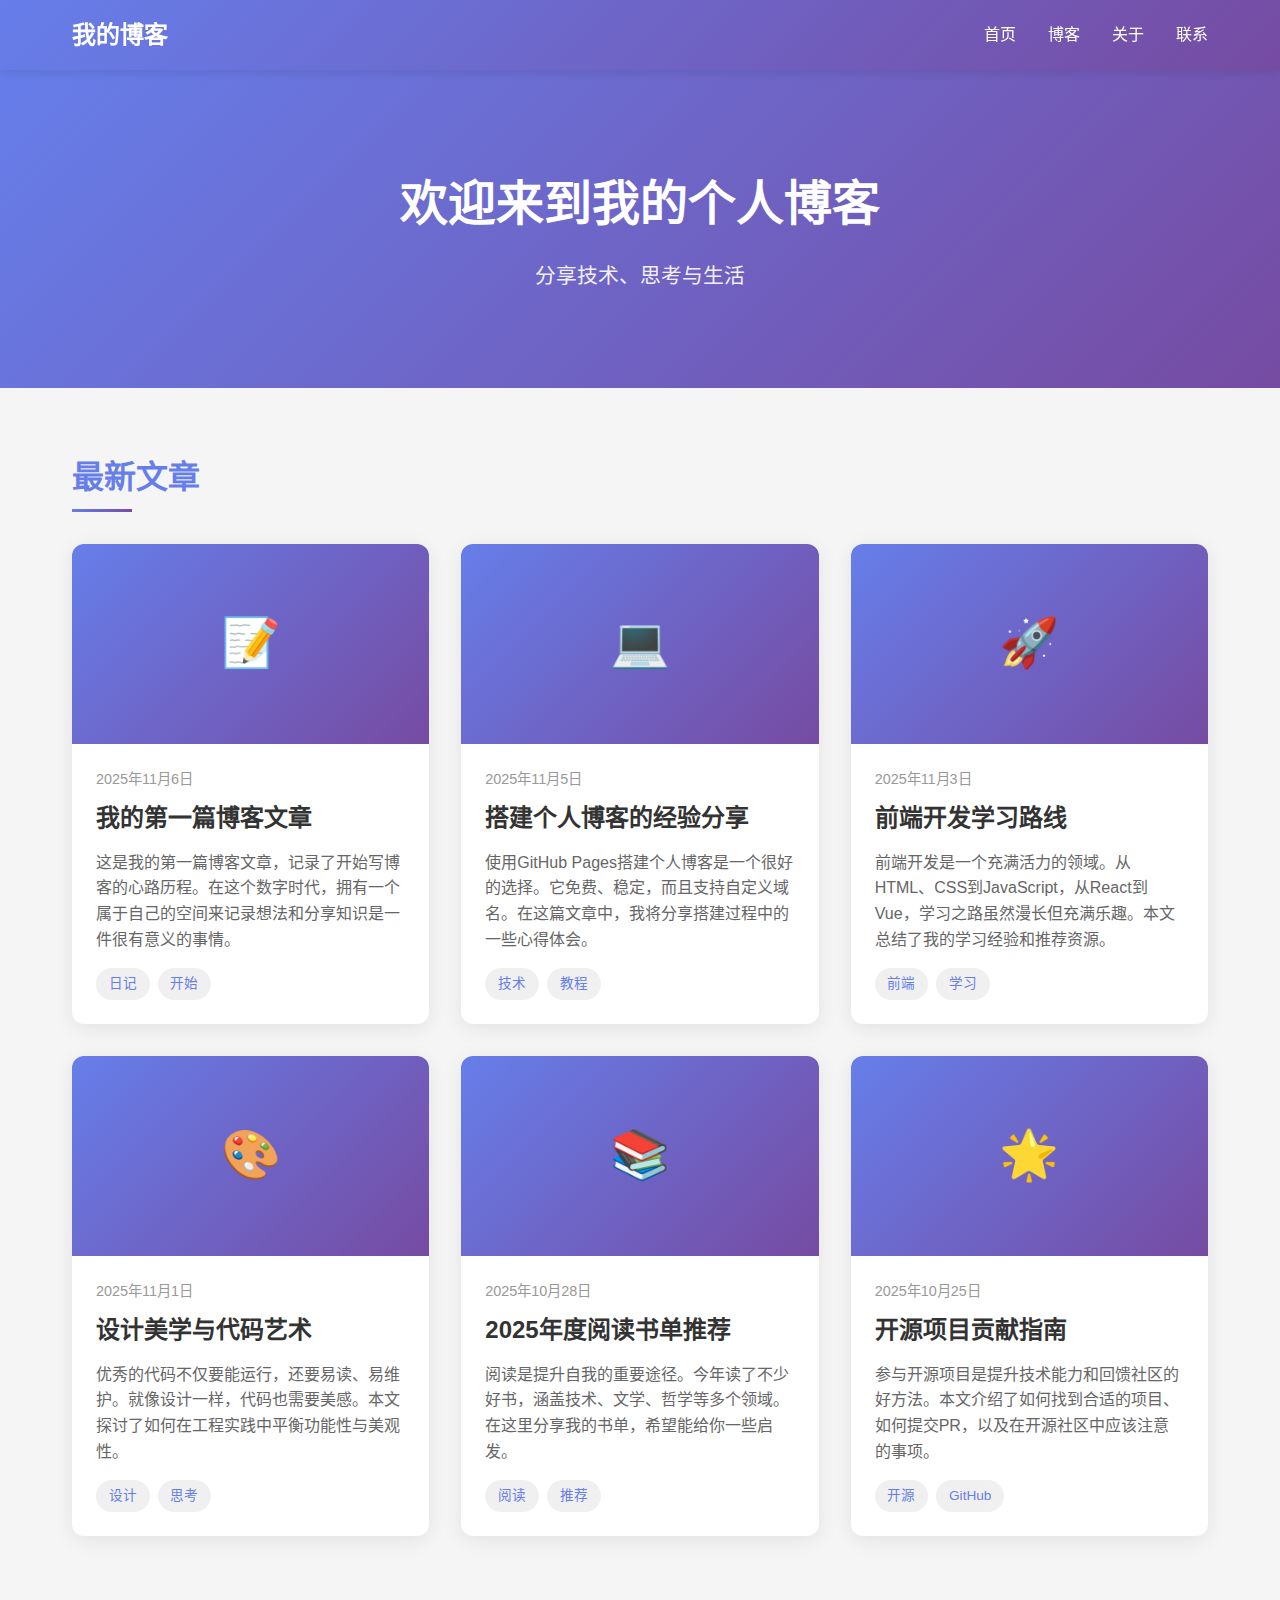
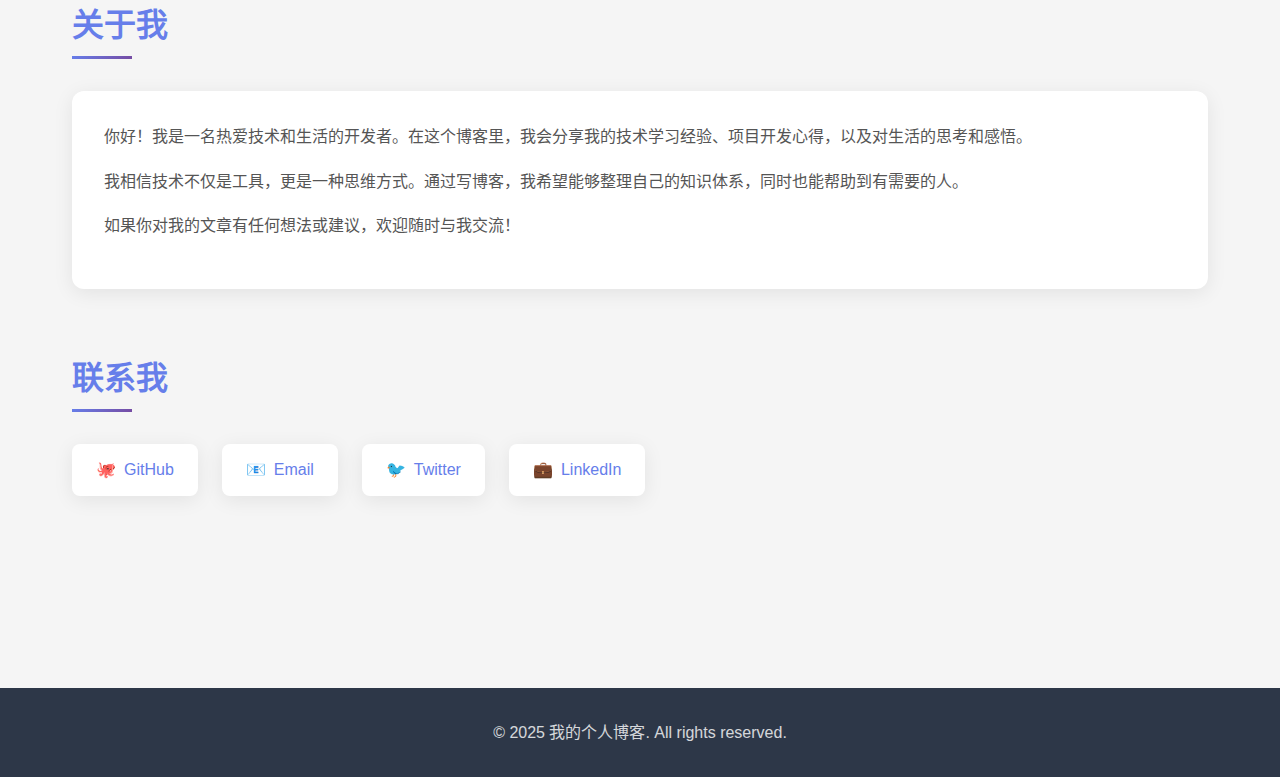
<file: index.html>
<!DOCTYPE html>
<html lang="zh-CN">
<head>
    <meta charset="UTF-8">
    <meta name="viewport" content="width=device-width, initial-scale=1.0">
    <title>我的个人博客</title>
    <style>
        * {
            margin: 0;
            padding: 0;
            box-sizing: border-box;
        }

        body {
            font-family: -apple-system, BlinkMacSystemFont, 'Segoe UI', Roboto, 'Helvetica Neue', Arial, sans-serif;
            line-height: 1.6;
            color: #333;
            background: #f5f5f5;
        }

        /* 导航栏 */
        nav {
            background: linear-gradient(135deg, #667eea 0%, #764ba2 100%);
            color: white;
            padding: 1rem 0;
            position: sticky;
            top: 0;
            z-index: 1000;
            box-shadow: 0 2px 10px rgba(0,0,0,0.1);
        }

        nav .container {
            max-width: 1200px;
            margin: 0 auto;
            padding: 0 2rem;
            display: flex;
            justify-content: space-between;
            align-items: center;
        }

        nav h1 {
            font-size: 1.5rem;
            font-weight: 700;
        }

        nav ul {
            list-style: none;
            display: flex;
            gap: 2rem;
        }

        nav a {
            color: white;
            text-decoration: none;
            transition: opacity 0.3s;
        }

        nav a:hover {
            opacity: 0.8;
        }

        /* Hero Section */
        .hero {
            background: linear-gradient(135deg, #667eea 0%, #764ba2 100%);
            color: white;
            padding: 6rem 2rem;
            text-align: center;
        }

        .hero h2 {
            font-size: 3rem;
            margin-bottom: 1rem;
            animation: fadeInUp 0.8s ease;
        }

        .hero p {
            font-size: 1.3rem;
            opacity: 0.9;
            animation: fadeInUp 0.8s ease 0.2s backwards;
        }

        @keyframes fadeInUp {
            from {
                opacity: 0;
                transform: translateY(30px);
            }
            to {
                opacity: 1;
                transform: translateY(0);
            }
        }

        /* Container */
        .container {
            max-width: 1200px;
            margin: 0 auto;
            padding: 0 2rem;
        }

        /* 主要内容区 */
        main {
            padding: 4rem 0;
        }

        .section {
            margin-bottom: 4rem;
        }

        .section-title {
            font-size: 2rem;
            margin-bottom: 2rem;
            color: #667eea;
            position: relative;
            padding-bottom: 0.5rem;
        }

        .section-title::after {
            content: '';
            position: absolute;
            bottom: 0;
            left: 0;
            width: 60px;
            height: 3px;
            background: linear-gradient(135deg, #667eea 0%, #764ba2 100%);
        }

        /* 博客文章卡片 */
        .blog-grid {
            display: grid;
            grid-template-columns: repeat(auto-fill, minmax(320px, 1fr));
            gap: 2rem;
        }

        .blog-card {
            background: white;
            border-radius: 12px;
            overflow: hidden;
            box-shadow: 0 4px 20px rgba(0,0,0,0.08);
            transition: transform 0.3s, box-shadow 0.3s;
            cursor: pointer;
        }

        .blog-card:hover {
            transform: translateY(-5px);
            box-shadow: 0 8px 30px rgba(0,0,0,0.12);
        }

        .blog-card-image {
            width: 100%;
            height: 200px;
            background: linear-gradient(135deg, #667eea 0%, #764ba2 100%);
            display: flex;
            align-items: center;
            justify-content: center;
            font-size: 3rem;
        }

        .blog-card-content {
            padding: 1.5rem;
        }

        .blog-card-date {
            color: #999;
            font-size: 0.9rem;
            margin-bottom: 0.5rem;
        }

        .blog-card h3 {
            font-size: 1.5rem;
            margin-bottom: 0.8rem;
            color: #333;
        }

        .blog-card p {
            color: #666;
            line-height: 1.6;
        }

        .blog-card-tags {
            margin-top: 1rem;
            display: flex;
            gap: 0.5rem;
            flex-wrap: wrap;
        }

        .tag {
            background: #f0f0f0;
            padding: 0.3rem 0.8rem;
            border-radius: 20px;
            font-size: 0.85rem;
            color: #667eea;
        }

        /* About Section */
        .about-content {
            background: white;
            padding: 2rem;
            border-radius: 12px;
            box-shadow: 0 4px 20px rgba(0,0,0,0.08);
        }

        .about-content p {
            margin-bottom: 1rem;
            line-height: 1.8;
            color: #555;
        }

        /* 联系方式 */
        .contact-links {
            display: flex;
            gap: 1.5rem;
            flex-wrap: wrap;
        }

        .contact-link {
            display: inline-flex;
            align-items: center;
            gap: 0.5rem;
            padding: 0.8rem 1.5rem;
            background: white;
            border-radius: 8px;
            text-decoration: none;
            color: #667eea;
            box-shadow: 0 4px 20px rgba(0,0,0,0.08);
            transition: all 0.3s;
        }

        .contact-link:hover {
            transform: translateY(-2px);
            box-shadow: 0 6px 25px rgba(102, 126, 234, 0.3);
        }

        /* Footer */
        footer {
            background: #2d3748;
            color: white;
            text-align: center;
            padding: 2rem 0;
            margin-top: 4rem;
        }

        footer p {
            opacity: 0.8;
        }

        /* 响应式设计 */
        @media (max-width: 768px) {
            nav ul {
                gap: 1rem;
            }

            .hero h2 {
                font-size: 2rem;
            }

            .hero p {
                font-size: 1.1rem;
            }

            .blog-grid {
                grid-template-columns: 1fr;
            }
        }
    </style>
</head>
<body>
    <!-- 导航栏 -->
    <nav>
        <div class="container">
            <h1>我的博客</h1>
            <ul>
                <li><a href="#home">首页</a></li>
                <li><a href="#blog">博客</a></li>
                <li><a href="#about">关于</a></li>
                <li><a href="#contact">联系</a></li>
            </ul>
        </div>
    </nav>

    <!-- Hero Section -->
    <section class="hero" id="home">
        <h2>欢迎来到我的个人博客</h2>
        <p>分享技术、思考与生活</p>
    </section>

    <!-- 主要内容 -->
    <main>
        <div class="container">
            <!-- 博客文章区域 -->
            <section class="section" id="blog">
                <h2 class="section-title">最新文章</h2>
                <div class="blog-grid">
                    <article class="blog-card">
                        <div class="blog-card-image">📝</div>
                        <div class="blog-card-content">
                            <div class="blog-card-date">2025年11月6日</div>
                            <h3>我的第一篇博客文章</h3>
                            <p>这是我的第一篇博客文章，记录了开始写博客的心路历程。在这个数字时代，拥有一个属于自己的空间来记录想法和分享知识是一件很有意义的事情。</p>
                            <div class="blog-card-tags">
                                <span class="tag">日记</span>
                                <span class="tag">开始</span>
                            </div>
                        </div>
                    </article>

                    <article class="blog-card">
                        <div class="blog-card-image">💻</div>
                        <div class="blog-card-content">
                            <div class="blog-card-date">2025年11月5日</div>
                            <h3>搭建个人博客的经验分享</h3>
                            <p>使用GitHub Pages搭建个人博客是一个很好的选择。它免费、稳定，而且支持自定义域名。在这篇文章中，我将分享搭建过程中的一些心得体会。</p>
                            <div class="blog-card-tags">
                                <span class="tag">技术</span>
                                <span class="tag">教程</span>
                            </div>
                        </div>
                    </article>

                    <article class="blog-card">
                        <div class="blog-card-image">🚀</div>
                        <div class="blog-card-content">
                            <div class="blog-card-date">2025年11月3日</div>
                            <h3>前端开发学习路线</h3>
                            <p>前端开发是一个充满活力的领域。从HTML、CSS到JavaScript，从React到Vue，学习之路虽然漫长但充满乐趣。本文总结了我的学习经验和推荐资源。</p>
                            <div class="blog-card-tags">
                                <span class="tag">前端</span>
                                <span class="tag">学习</span>
                            </div>
                        </div>
                    </article>

                    <article class="blog-card">
                        <div class="blog-card-image">🎨</div>
                        <div class="blog-card-content">
                            <div class="blog-card-date">2025年11月1日</div>
                            <h3>设计美学与代码艺术</h3>
                            <p>优秀的代码不仅要能运行，还要易读、易维护。就像设计一样，代码也需要美感。本文探讨了如何在工程实践中平衡功能性与美观性。</p>
                            <div class="blog-card-tags">
                                <span class="tag">设计</span>
                                <span class="tag">思考</span>
                            </div>
                        </div>
                    </article>

                    <article class="blog-card">
                        <div class="blog-card-image">📚</div>
                        <div class="blog-card-content">
                            <div class="blog-card-date">2025年10月28日</div>
                            <h3>2025年度阅读书单推荐</h3>
                            <p>阅读是提升自我的重要途径。今年读了不少好书，涵盖技术、文学、哲学等多个领域。在这里分享我的书单，希望能给你一些启发。</p>
                            <div class="blog-card-tags">
                                <span class="tag">阅读</span>
                                <span class="tag">推荐</span>
                            </div>
                        </div>
                    </article>

                    <article class="blog-card">
                        <div class="blog-card-image">🌟</div>
                        <div class="blog-card-content">
                            <div class="blog-card-date">2025年10月25日</div>
                            <h3>开源项目贡献指南</h3>
                            <p>参与开源项目是提升技术能力和回馈社区的好方法。本文介绍了如何找到合适的项目、如何提交PR，以及在开源社区中应该注意的事项。</p>
                            <div class="blog-card-tags">
                                <span class="tag">开源</span>
                                <span class="tag">GitHub</span>
                            </div>
                        </div>
                    </article>
                </div>
            </section>

            <!-- 关于我 -->
            <section class="section" id="about">
                <h2 class="section-title">关于我</h2>
                <div class="about-content">
                    <p>你好！我是一名热爱技术和生活的开发者。在这个博客里，我会分享我的技术学习经验、项目开发心得，以及对生活的思考和感悟。</p>
                    <p>我相信技术不仅是工具，更是一种思维方式。通过写博客，我希望能够整理自己的知识体系，同时也能帮助到有需要的人。</p>
                    <p>如果你对我的文章有任何想法或建议，欢迎随时与我交流！</p>
                </div>
            </section>

            <!-- 联系方式 -->
            <section class="section" id="contact">
                <h2 class="section-title">联系我</h2>
                <div class="contact-links">
                    <a href="https://github.com" class="contact-link" target="_blank">
                        <span>🐙</span>
                        <span>GitHub</span>
                    </a>
                    <a href="mailto:your-email@example.com" class="contact-link">
                        <span>📧</span>
                        <span>Email</span>
                    </a>
                    <a href="https://twitter.com" class="contact-link" target="_blank">
                        <span>🐦</span>
                        <span>Twitter</span>
                    </a>
                    <a href="https://linkedin.com" class="contact-link" target="_blank">
                        <span>💼</span>
                        <span>LinkedIn</span>
                    </a>
                </div>
            </section>
        </div>
    </main>

    <!-- Footer -->
    <footer>
        <p>&copy; 2025 我的个人博客. All rights reserved.</p>
    </footer>
</body>
</html>
</file>
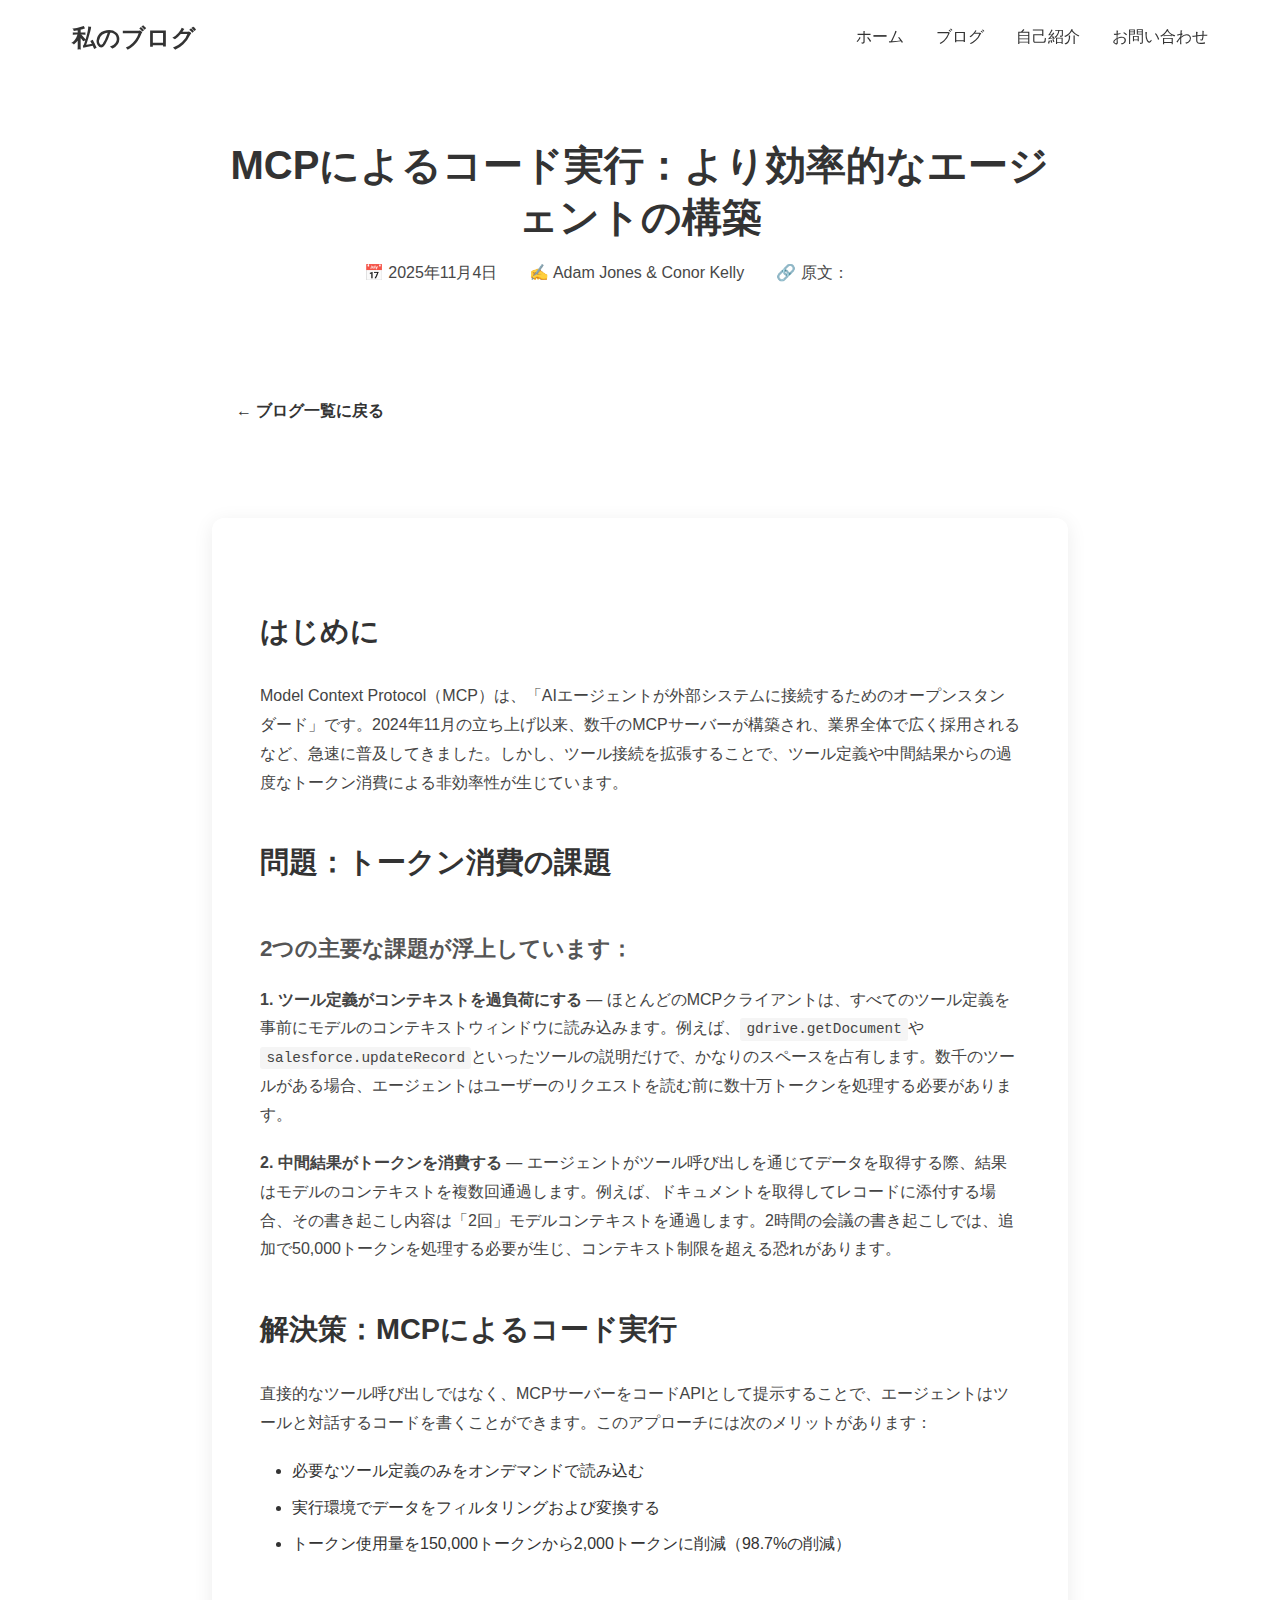
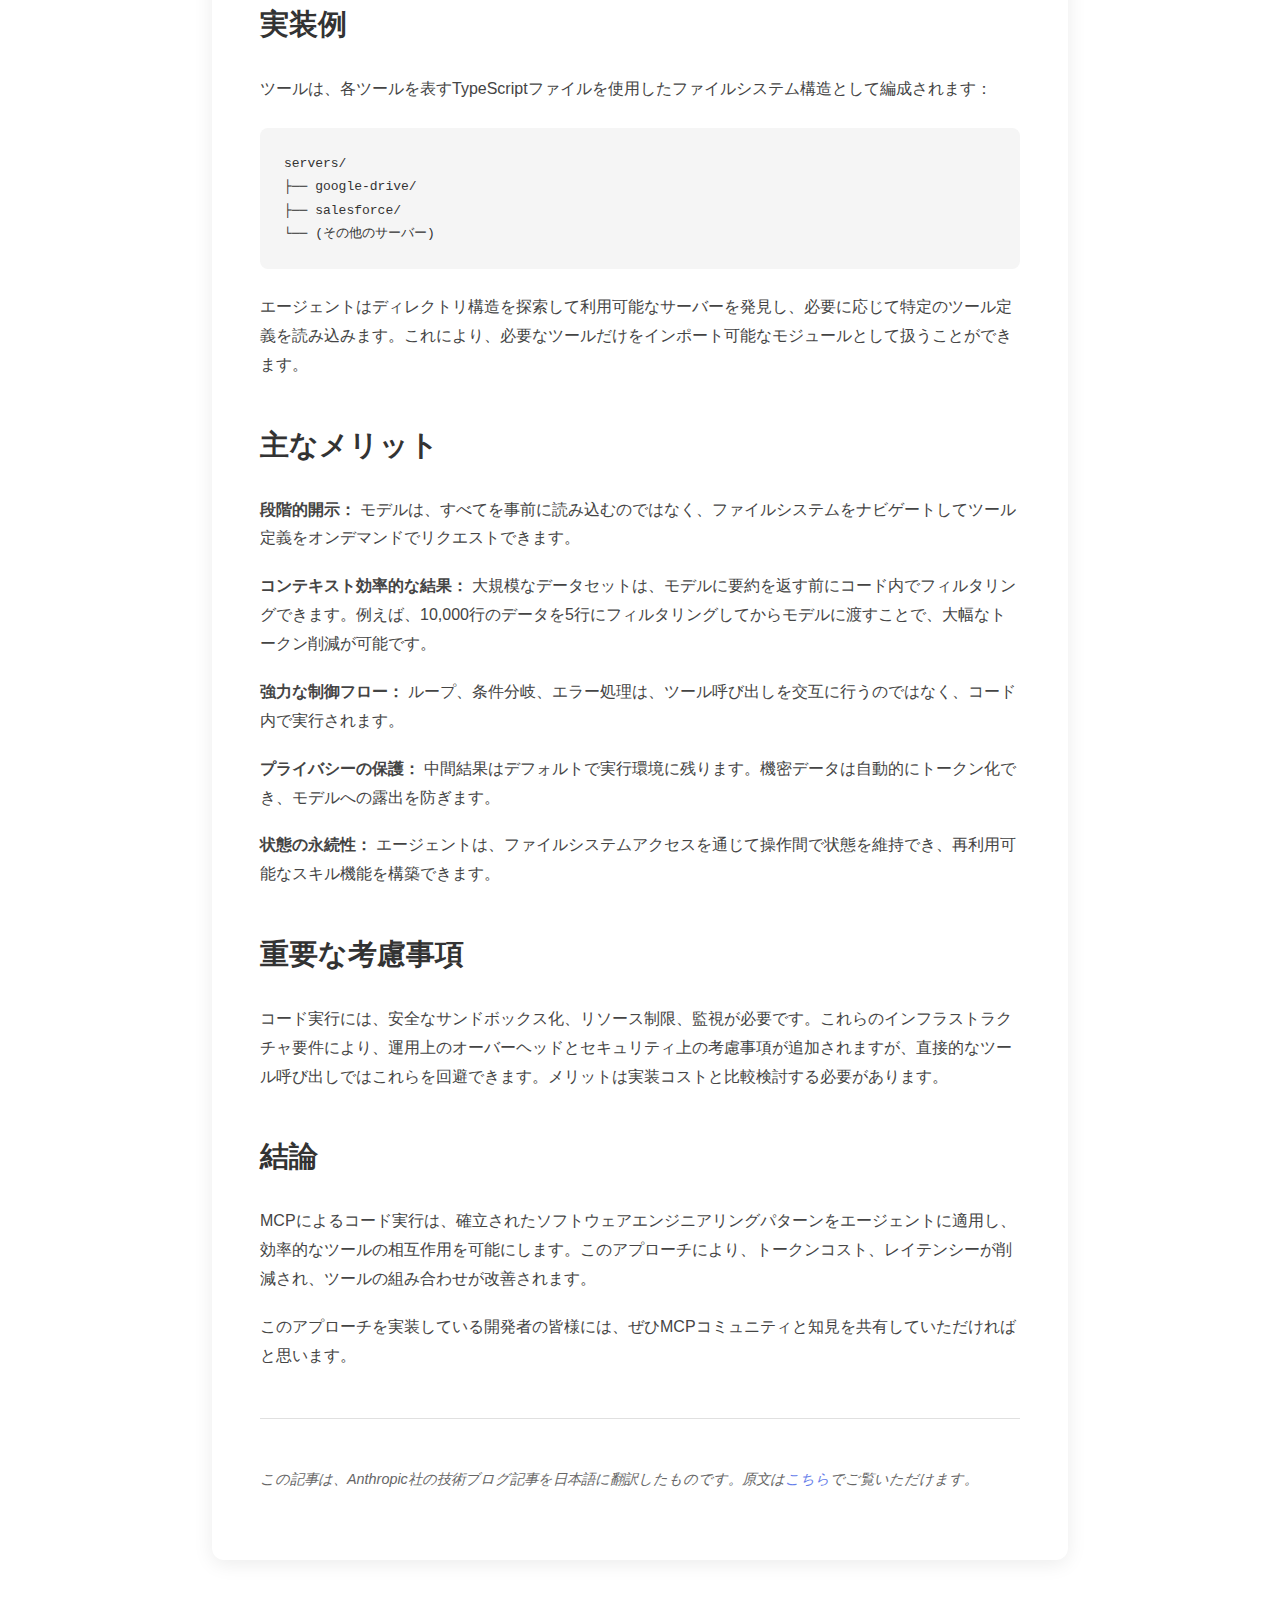
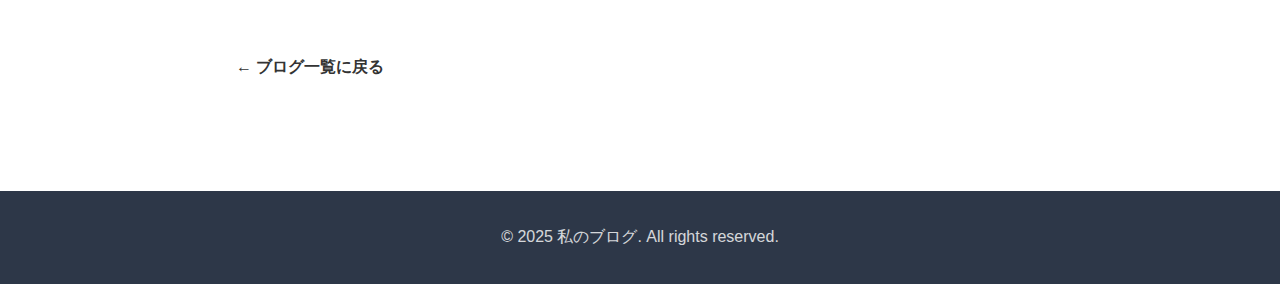
<file: articles/mcp-code-execution.html>
<!DOCTYPE html>
<html lang="ja">
<head>
    <meta charset="UTF-8">
    <meta name="viewport" content="width=device-width, initial-scale=1.0">
    <title>MCPによるコード実行：より効率的なエージェントの構築 - 私のブログ</title>
    <link rel="stylesheet" href="../styles/common.css">
    <link rel="stylesheet" href="../styles/article.css">
</head>
<body>
    <nav>
        <div class="container">
            <h1>私のブログ</h1>
            <ul>
                <li><a href="../index.html#home">ホーム</a></li>
                <li><a href="../index.html#blog">ブログ</a></li>
                <li><a href="../index.html#about">自己紹介</a></li>
                <li><a href="../index.html#contact">お問い合わせ</a></li>
            </ul>
        </div>
    </nav>

    <div class="article-header">
        <div class="container">
            <h1>MCPによるコード実行：より効率的なエージェントの構築</h1>
            <div class="article-meta">
                <span>📅 2025年11月4日</span>
                <span>✍️ Adam Jones & Conor Kelly</span>
                <span>🔗 原文：<a href="https://www.anthropic.com/engineering/code-execution-with-mcp" style="color: white; text-decoration: underline;" target="_blank">Anthropic</a></span>
            </div>
        </div>
    </div>

    <div class="container">
        <a href="../index.html#blog" class="back-link">← ブログ一覧に戻る</a>

        <article>
            <h2>はじめに</h2>
            <p>Model Context Protocol（MCP）は、「AIエージェントが外部システムに接続するためのオープンスタンダード」です。2024年11月の立ち上げ以来、数千のMCPサーバーが構築され、業界全体で広く採用されるなど、急速に普及してきました。しかし、ツール接続を拡張することで、ツール定義や中間結果からの過度なトークン消費による非効率性が生じています。</p>

            <h2>問題：トークン消費の課題</h2>

            <h3>2つの主要な課題が浮上しています：</h3>

            <p><strong>1. ツール定義がコンテキストを過負荷にする</strong> — ほとんどのMCPクライアントは、すべてのツール定義を事前にモデルのコンテキストウィンドウに読み込みます。例えば、<code>gdrive.getDocument</code>や<code>salesforce.updateRecord</code>といったツールの説明だけで、かなりのスペースを占有します。数千のツールがある場合、エージェントはユーザーのリクエストを読む前に数十万トークンを処理する必要があります。</p>

            <p><strong>2. 中間結果がトークンを消費する</strong> — エージェントがツール呼び出しを通じてデータを取得する際、結果はモデルのコンテキストを複数回通過します。例えば、ドキュメントを取得してレコードに添付する場合、その書き起こし内容は「2回」モデルコンテキストを通過します。2時間の会議の書き起こしでは、追加で50,000トークンを処理する必要が生じ、コンテキスト制限を超える恐れがあります。</p>

            <h2>解決策：MCPによるコード実行</h2>

            <p>直接的なツール呼び出しではなく、MCPサーバーをコードAPIとして提示することで、エージェントはツールと対話するコードを書くことができます。このアプローチには次のメリットがあります：</p>

            <ul>
                <li>必要なツール定義のみをオンデマンドで読み込む</li>
                <li>実行環境でデータをフィルタリングおよび変換する</li>
                <li>トークン使用量を150,000トークンから2,000トークンに削減（98.7%の削減）</li>
            </ul>

            <h2>実装例</h2>

            <p>ツールは、各ツールを表すTypeScriptファイルを使用したファイルシステム構造として編成されます：</p>

            <pre style="background: #f5f5f5; padding: 1.5rem; border-radius: 8px; overflow-x: auto; margin: 1.5rem 0;">servers/
├── google-drive/
├── salesforce/
└── (その他のサーバー)</pre>

            <p>エージェントはディレクトリ構造を探索して利用可能なサーバーを発見し、必要に応じて特定のツール定義を読み込みます。これにより、必要なツールだけをインポート可能なモジュールとして扱うことができます。</p>

            <h2>主なメリット</h2>

            <p><strong>段階的開示：</strong> モデルは、すべてを事前に読み込むのではなく、ファイルシステムをナビゲートしてツール定義をオンデマンドでリクエストできます。</p>

            <p><strong>コンテキスト効率的な結果：</strong> 大規模なデータセットは、モデルに要約を返す前にコード内でフィルタリングできます。例えば、10,000行のデータを5行にフィルタリングしてからモデルに渡すことで、大幅なトークン削減が可能です。</p>

            <p><strong>強力な制御フロー：</strong> ループ、条件分岐、エラー処理は、ツール呼び出しを交互に行うのではなく、コード内で実行されます。</p>

            <p><strong>プライバシーの保護：</strong> 中間結果はデフォルトで実行環境に残ります。機密データは自動的にトークン化でき、モデルへの露出を防ぎます。</p>

            <p><strong>状態の永続性：</strong> エージェントは、ファイルシステムアクセスを通じて操作間で状態を維持でき、再利用可能なスキル機能を構築できます。</p>

            <h2>重要な考慮事項</h2>

            <p>コード実行には、安全なサンドボックス化、リソース制限、監視が必要です。これらのインフラストラクチャ要件により、運用上のオーバーヘッドとセキュリティ上の考慮事項が追加されますが、直接的なツール呼び出しではこれらを回避できます。メリットは実装コストと比較検討する必要があります。</p>

            <h2>結論</h2>

            <p>MCPによるコード実行は、確立されたソフトウェアエンジニアリングパターンをエージェントに適用し、効率的なツールの相互作用を可能にします。このアプローチにより、トークンコスト、レイテンシーが削減され、ツールの組み合わせが改善されます。</p>

            <p>このアプローチを実装している開発者の皆様には、ぜひMCPコミュニティと知見を共有していただければと思います。</p>

            <hr style="margin: 3rem 0; border: none; border-top: 1px solid #e0e0e0;">

            <p style="font-size: 0.9rem; color: #666; font-style: italic;">この記事は、Anthropic社の技術ブログ記事を日本語に翻訳したものです。原文は<a href="https://www.anthropic.com/engineering/code-execution-with-mcp" target="_blank" style="color: #667eea;">こちら</a>でご覧いただけます。</p>
        </article>

        <a href="../index.html#blog" class="back-link">← ブログ一覧に戻る</a>
    </div>

    <footer>
        <p>&copy; 2025 私のブログ. All rights reserved.</p>
    </footer>
</body>
</html>
</file>
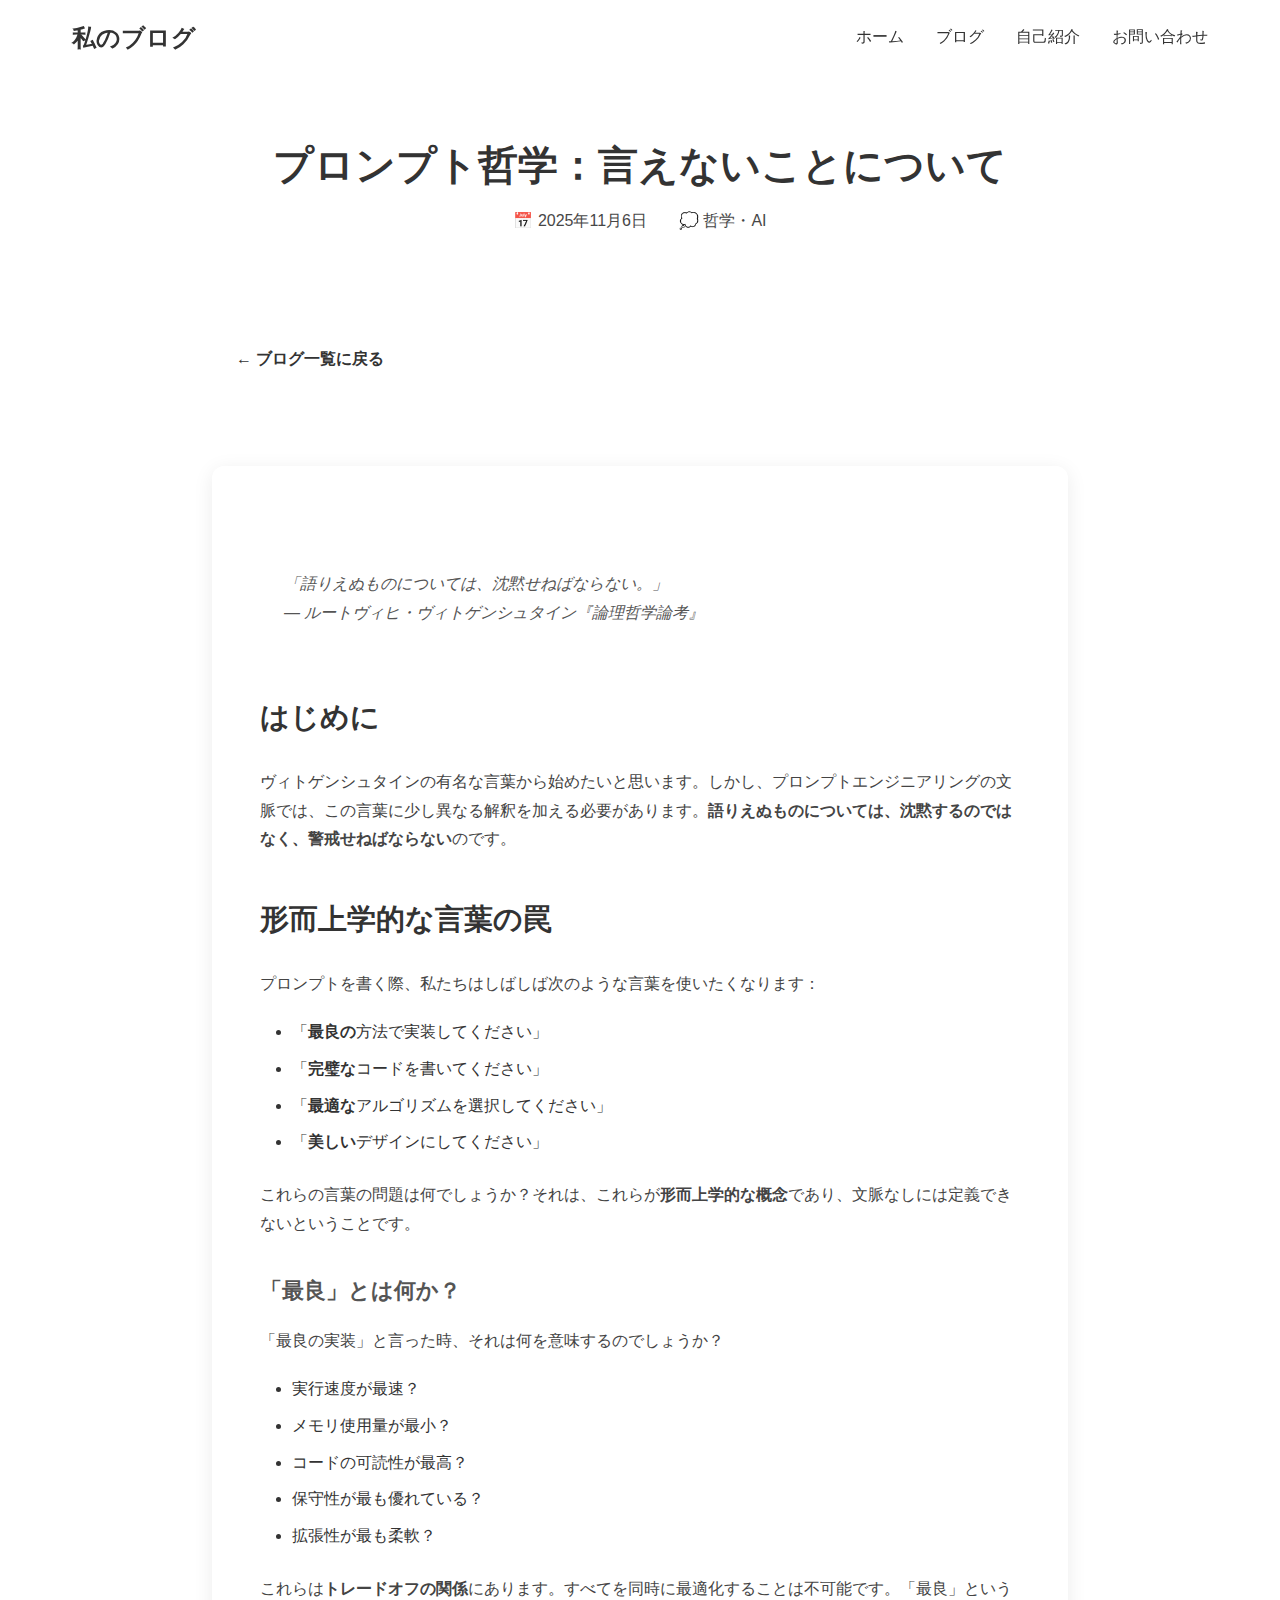
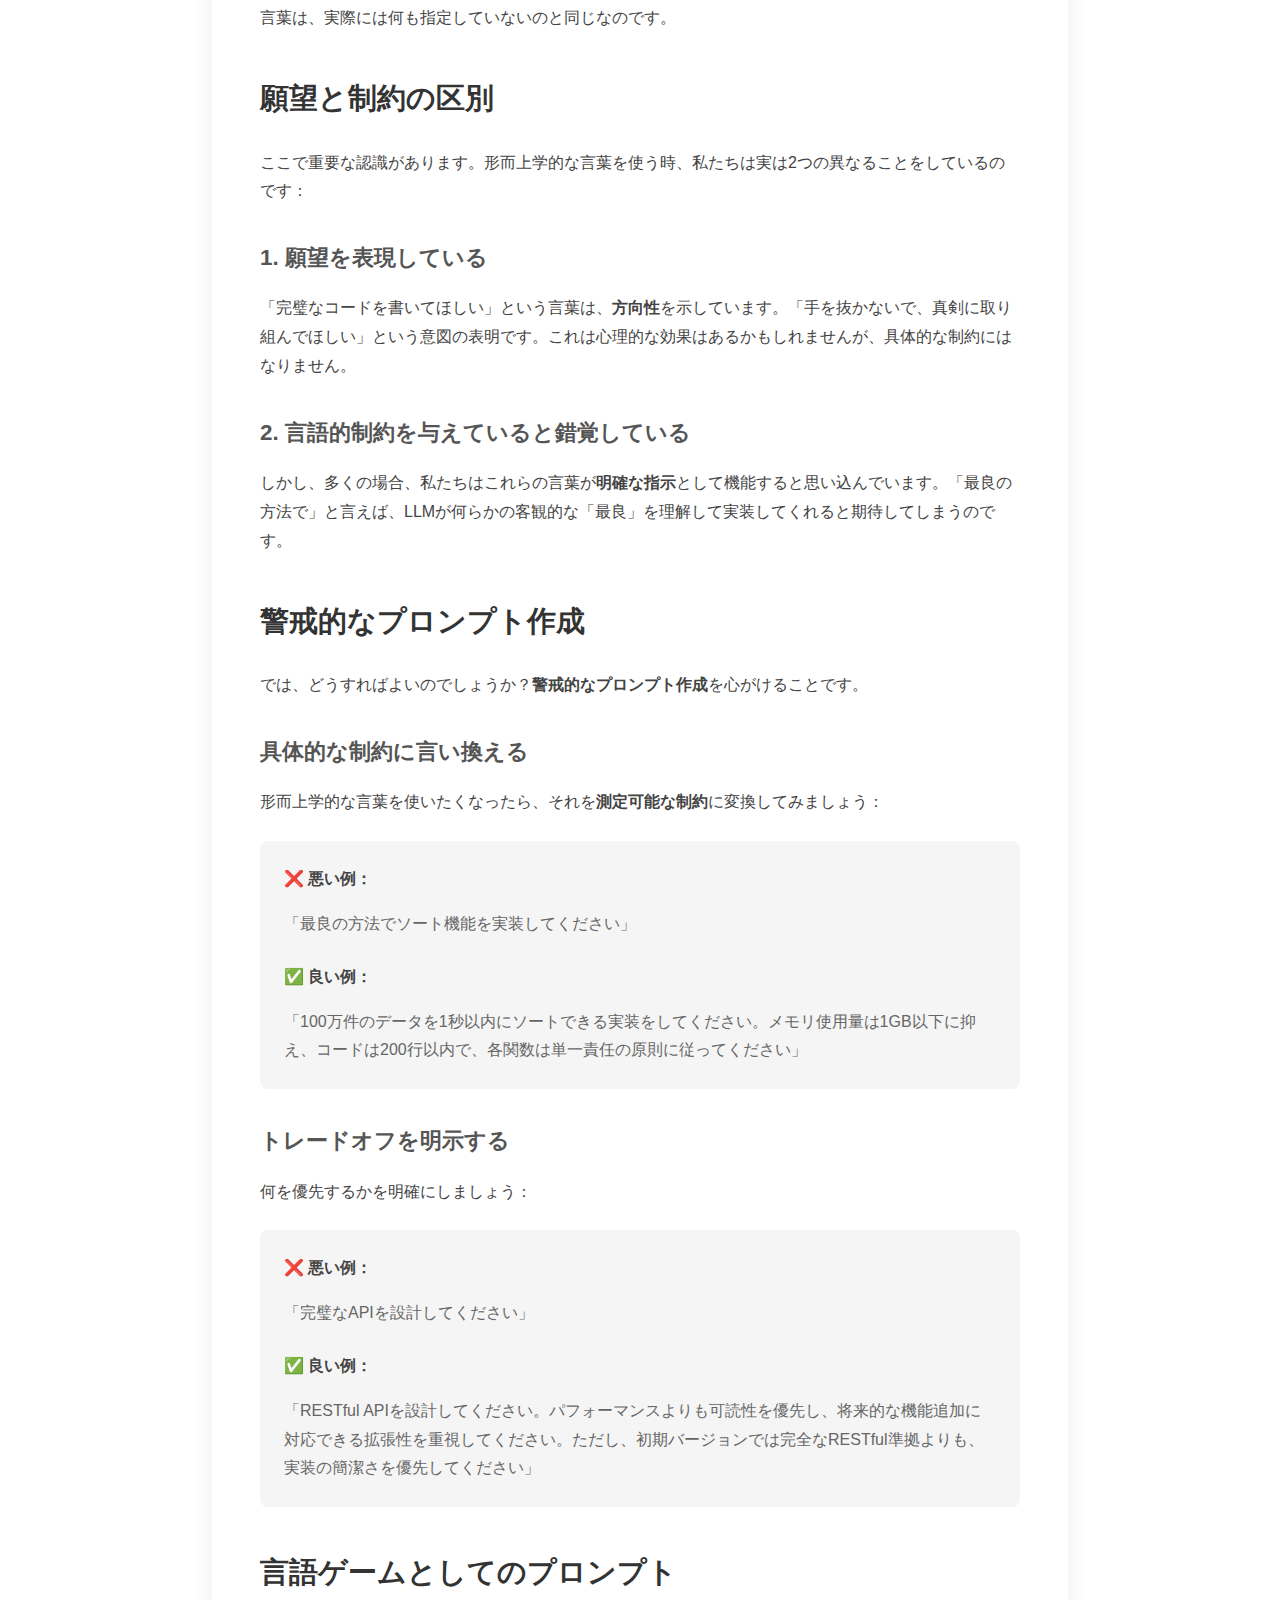
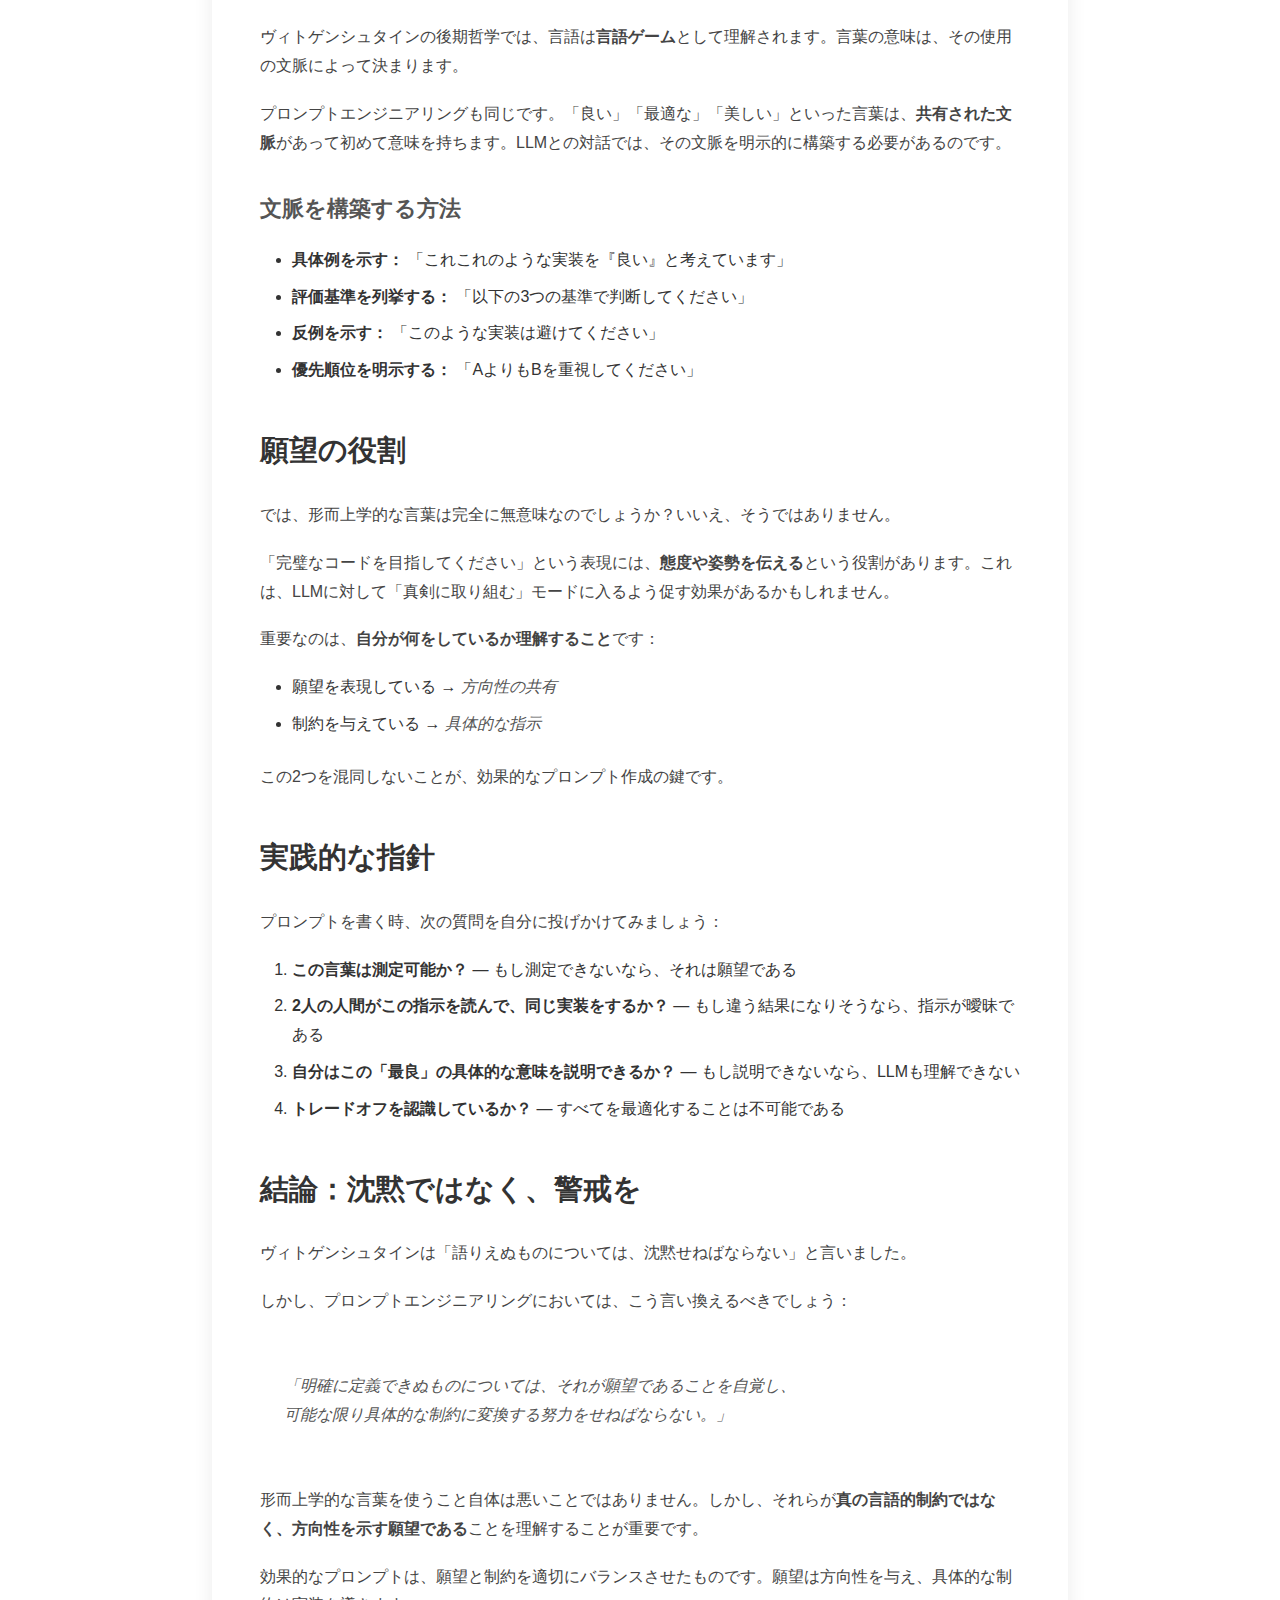
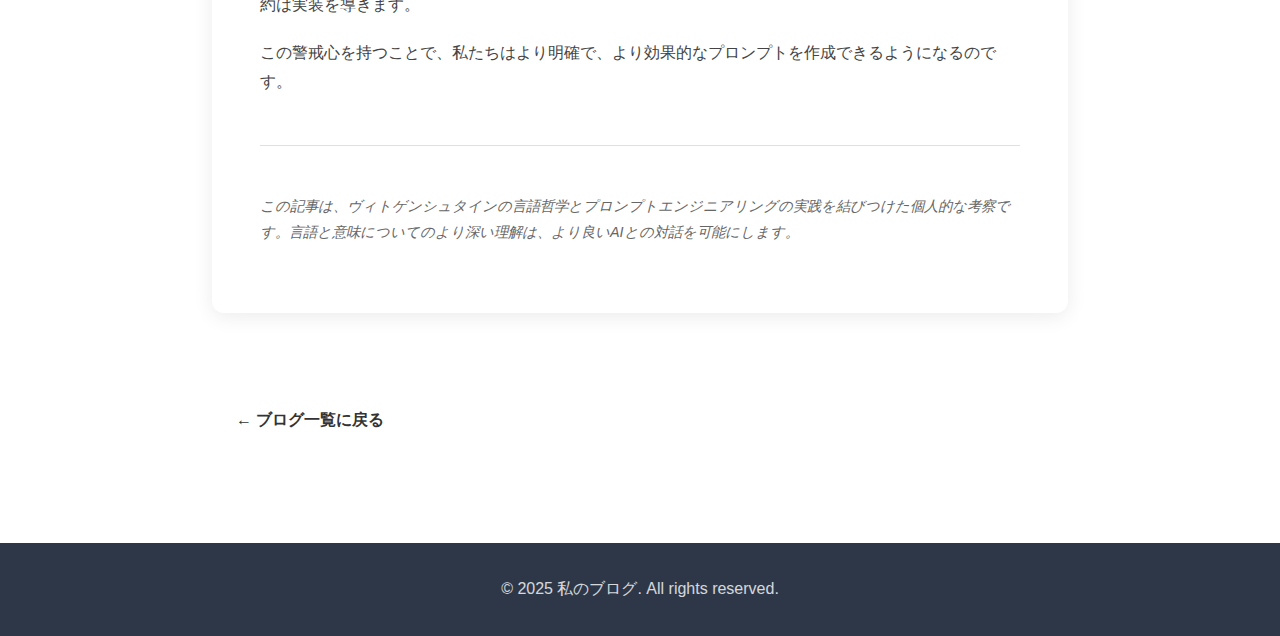
<file: articles/prompt-philosophy-wittgenstein.html>
<!DOCTYPE html>
<html lang="ja">
<head>
    <meta charset="UTF-8">
    <meta name="viewport" content="width=device-width, initial-scale=1.0">
    <title>プロンプト哲学：言えないことについて - 私のブログ</title>
    <link rel="stylesheet" href="../styles/common.css">
    <link rel="stylesheet" href="../styles/article.css">
</head>
<body>
    <nav>
        <div class="container">
            <h1>私のブログ</h1>
            <ul>
                <li><a href="../index.html#home">ホーム</a></li>
                <li><a href="../index.html#blog">ブログ</a></li>
                <li><a href="../index.html#about">自己紹介</a></li>
                <li><a href="../index.html#contact">お問い合わせ</a></li>
            </ul>
        </div>
    </nav>

    <div class="article-header">
        <div class="container">
            <h1>プロンプト哲学：言えないことについて</h1>
            <div class="article-meta">
                <span>📅 2025年11月6日</span>
                <span>💭 哲学・AI</span>
            </div>
        </div>
    </div>

    <div class="container">
        <a href="../index.html#blog" class="back-link">← ブログ一覧に戻る</a>

        <article>
            <div class="quote">
                「語りえぬものについては、沈黙せねばならない。」<br>
                — ルートヴィヒ・ヴィトゲンシュタイン『論理哲学論考』
            </div>

            <h2>はじめに</h2>
            <p>ヴィトゲンシュタインの有名な言葉から始めたいと思います。しかし、プロンプトエンジニアリングの文脈では、この言葉に少し異なる解釈を加える必要があります。<strong>語りえぬものについては、沈黙するのではなく、警戒せねばならない</strong>のです。</p>

            <h2>形而上学的な言葉の罠</h2>

            <p>プロンプトを書く際、私たちはしばしば次のような言葉を使いたくなります：</p>

            <ul>
                <li>「<strong>最良の</strong>方法で実装してください」</li>
                <li>「<strong>完璧な</strong>コードを書いてください」</li>
                <li>「<strong>最適な</strong>アルゴリズムを選択してください」</li>
                <li>「<strong>美しい</strong>デザインにしてください」</li>
            </ul>

            <p>これらの言葉の問題は何でしょうか？それは、これらが<strong>形而上学的な概念</strong>であり、文脈なしには定義できないということです。</p>

            <h3>「最良」とは何か？</h3>

            <p>「最良の実装」と言った時、それは何を意味するのでしょうか？</p>

            <ul>
                <li>実行速度が最速？</li>
                <li>メモリ使用量が最小？</li>
                <li>コードの可読性が最高？</li>
                <li>保守性が最も優れている？</li>
                <li>拡張性が最も柔軟？</li>
            </ul>

            <p>これらは<strong>トレードオフの関係</strong>にあります。すべてを同時に最適化することは不可能です。「最良」という言葉は、実際には何も指定していないのと同じなのです。</p>

            <h2>願望と制約の区別</h2>

            <p>ここで重要な認識があります。形而上学的な言葉を使う時、私たちは実は2つの異なることをしているのです：</p>

            <h3>1. 願望を表現している</h3>
            <p>「完璧なコードを書いてほしい」という言葉は、<strong>方向性</strong>を示しています。「手を抜かないで、真剣に取り組んでほしい」という意図の表明です。これは心理的な効果はあるかもしれませんが、具体的な制約にはなりません。</p>

            <h3>2. 言語的制約を与えていると錯覚している</h3>
            <p>しかし、多くの場合、私たちはこれらの言葉が<strong>明確な指示</strong>として機能すると思い込んでいます。「最良の方法で」と言えば、LLMが何らかの客観的な「最良」を理解して実装してくれると期待してしまうのです。</p>

            <h2>警戒的なプロンプト作成</h2>

            <p>では、どうすればよいのでしょうか？<strong>警戒的なプロンプト作成</strong>を心がけることです。</p>

            <h3>具体的な制約に言い換える</h3>

            <p>形而上学的な言葉を使いたくなったら、それを<strong>測定可能な制約</strong>に変換してみましょう：</p>

            <div style="background: #f5f5f5; padding: 1.5rem; border-radius: 8px; margin: 1.5rem 0;">
                <p style="margin-bottom: 1rem;"><strong>❌ 悪い例：</strong></p>
                <p style="margin-bottom: 1.5rem; color: #666;">「最良の方法でソート機能を実装してください」</p>

                <p style="margin-bottom: 1rem;"><strong>✅ 良い例：</strong></p>
                <p style="color: #666; margin-bottom: 0;">「100万件のデータを1秒以内にソートできる実装をしてください。メモリ使用量は1GB以下に抑え、コードは200行以内で、各関数は単一責任の原則に従ってください」</p>
            </div>

            <h3>トレードオフを明示する</h3>

            <p>何を優先するかを明確にしましょう：</p>

            <div style="background: #f5f5f5; padding: 1.5rem; border-radius: 8px; margin: 1.5rem 0;">
                <p style="margin-bottom: 1rem;"><strong>❌ 悪い例：</strong></p>
                <p style="margin-bottom: 1.5rem; color: #666;">「完璧なAPIを設計してください」</p>

                <p style="margin-bottom: 1rem;"><strong>✅ 良い例：</strong></p>
                <p style="color: #666; margin-bottom: 0;">「RESTful APIを設計してください。パフォーマンスよりも可読性を優先し、将来的な機能追加に対応できる拡張性を重視してください。ただし、初期バージョンでは完全なRESTful準拠よりも、実装の簡潔さを優先してください」</p>
            </div>

            <h2>言語ゲームとしてのプロンプト</h2>

            <p>ヴィトゲンシュタインの後期哲学では、言語は<strong>言語ゲーム</strong>として理解されます。言葉の意味は、その使用の文脈によって決まります。</p>

            <p>プロンプトエンジニアリングも同じです。「良い」「最適な」「美しい」といった言葉は、<strong>共有された文脈</strong>があって初めて意味を持ちます。LLMとの対話では、その文脈を明示的に構築する必要があるのです。</p>

            <h3>文脈を構築する方法</h3>

            <ul>
                <li><strong>具体例を示す：</strong> 「これこれのような実装を『良い』と考えています」</li>
                <li><strong>評価基準を列挙する：</strong> 「以下の3つの基準で判断してください」</li>
                <li><strong>反例を示す：</strong> 「このような実装は避けてください」</li>
                <li><strong>優先順位を明示する：</strong> 「AよりもBを重視してください」</li>
            </ul>

            <h2>願望の役割</h2>

            <p>では、形而上学的な言葉は完全に無意味なのでしょうか？いいえ、そうではありません。</p>

            <p>「完璧なコードを目指してください」という表現には、<strong>態度や姿勢を伝える</strong>という役割があります。これは、LLMに対して「真剣に取り組む」モードに入るよう促す効果があるかもしれません。</p>

            <p>重要なのは、<strong>自分が何をしているか理解すること</strong>です：</p>

            <ul>
                <li>願望を表現している → <em>方向性の共有</em></li>
                <li>制約を与えている → <em>具体的な指示</em></li>
            </ul>

            <p>この2つを混同しないことが、効果的なプロンプト作成の鍵です。</p>

            <h2>実践的な指針</h2>

            <p>プロンプトを書く時、次の質問を自分に投げかけてみましょう：</p>

            <ol>
                <li><strong>この言葉は測定可能か？</strong> — もし測定できないなら、それは願望である</li>
                <li><strong>2人の人間がこの指示を読んで、同じ実装をするか？</strong> — もし違う結果になりそうなら、指示が曖昧である</li>
                <li><strong>自分はこの「最良」の具体的な意味を説明できるか？</strong> — もし説明できないなら、LLMも理解できない</li>
                <li><strong>トレードオフを認識しているか？</strong> — すべてを最適化することは不可能である</li>
            </ol>

            <h2>結論：沈黙ではなく、警戒を</h2>

            <p>ヴィトゲンシュタインは「語りえぬものについては、沈黙せねばならない」と言いました。</p>

            <p>しかし、プロンプトエンジニアリングにおいては、こう言い換えるべきでしょう：</p>

            <div class="quote">
                「明確に定義できぬものについては、それが願望であることを自覚し、<br>
                可能な限り具体的な制約に変換する努力をせねばならない。」
            </div>

            <p>形而上学的な言葉を使うこと自体は悪いことではありません。しかし、それらが<strong>真の言語的制約ではなく、方向性を示す願望である</strong>ことを理解することが重要です。</p>

            <p>効果的なプロンプトは、願望と制約を適切にバランスさせたものです。願望は方向性を与え、具体的な制約は実装を導きます。</p>

            <p>この警戒心を持つことで、私たちはより明確で、より効果的なプロンプトを作成できるようになるのです。</p>

            <hr style="margin: 3rem 0; border: none; border-top: 1px solid #e0e0e0;">

            <p style="font-size: 0.9rem; color: #666; font-style: italic;">この記事は、ヴィトゲンシュタインの言語哲学とプロンプトエンジニアリングの実践を結びつけた個人的な考察です。言語と意味についてのより深い理解は、より良いAIとの対話を可能にします。</p>
        </article>

        <a href="../index.html#blog" class="back-link">← ブログ一覧に戻る</a>
    </div>

    <footer>
        <p>&copy; 2025 私のブログ. All rights reserved.</p>
    </footer>
</body>
</html>
</file>
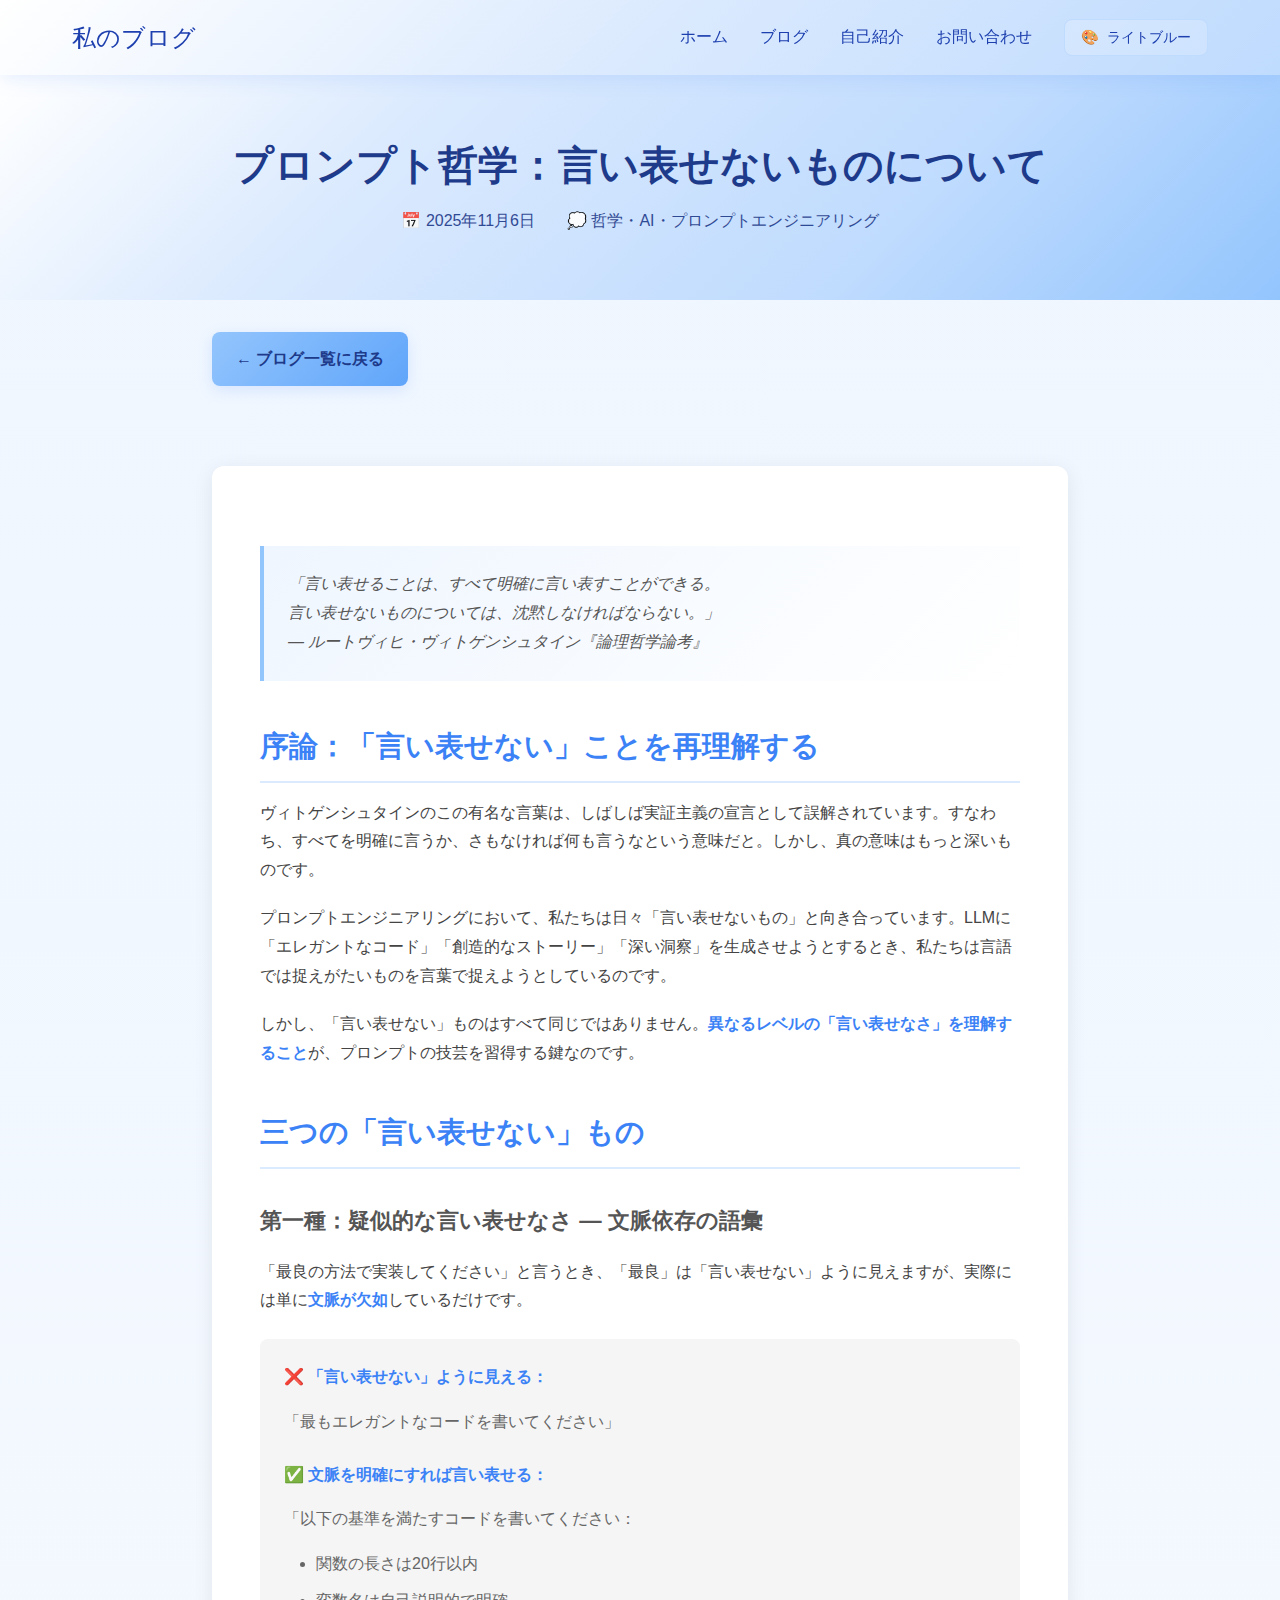
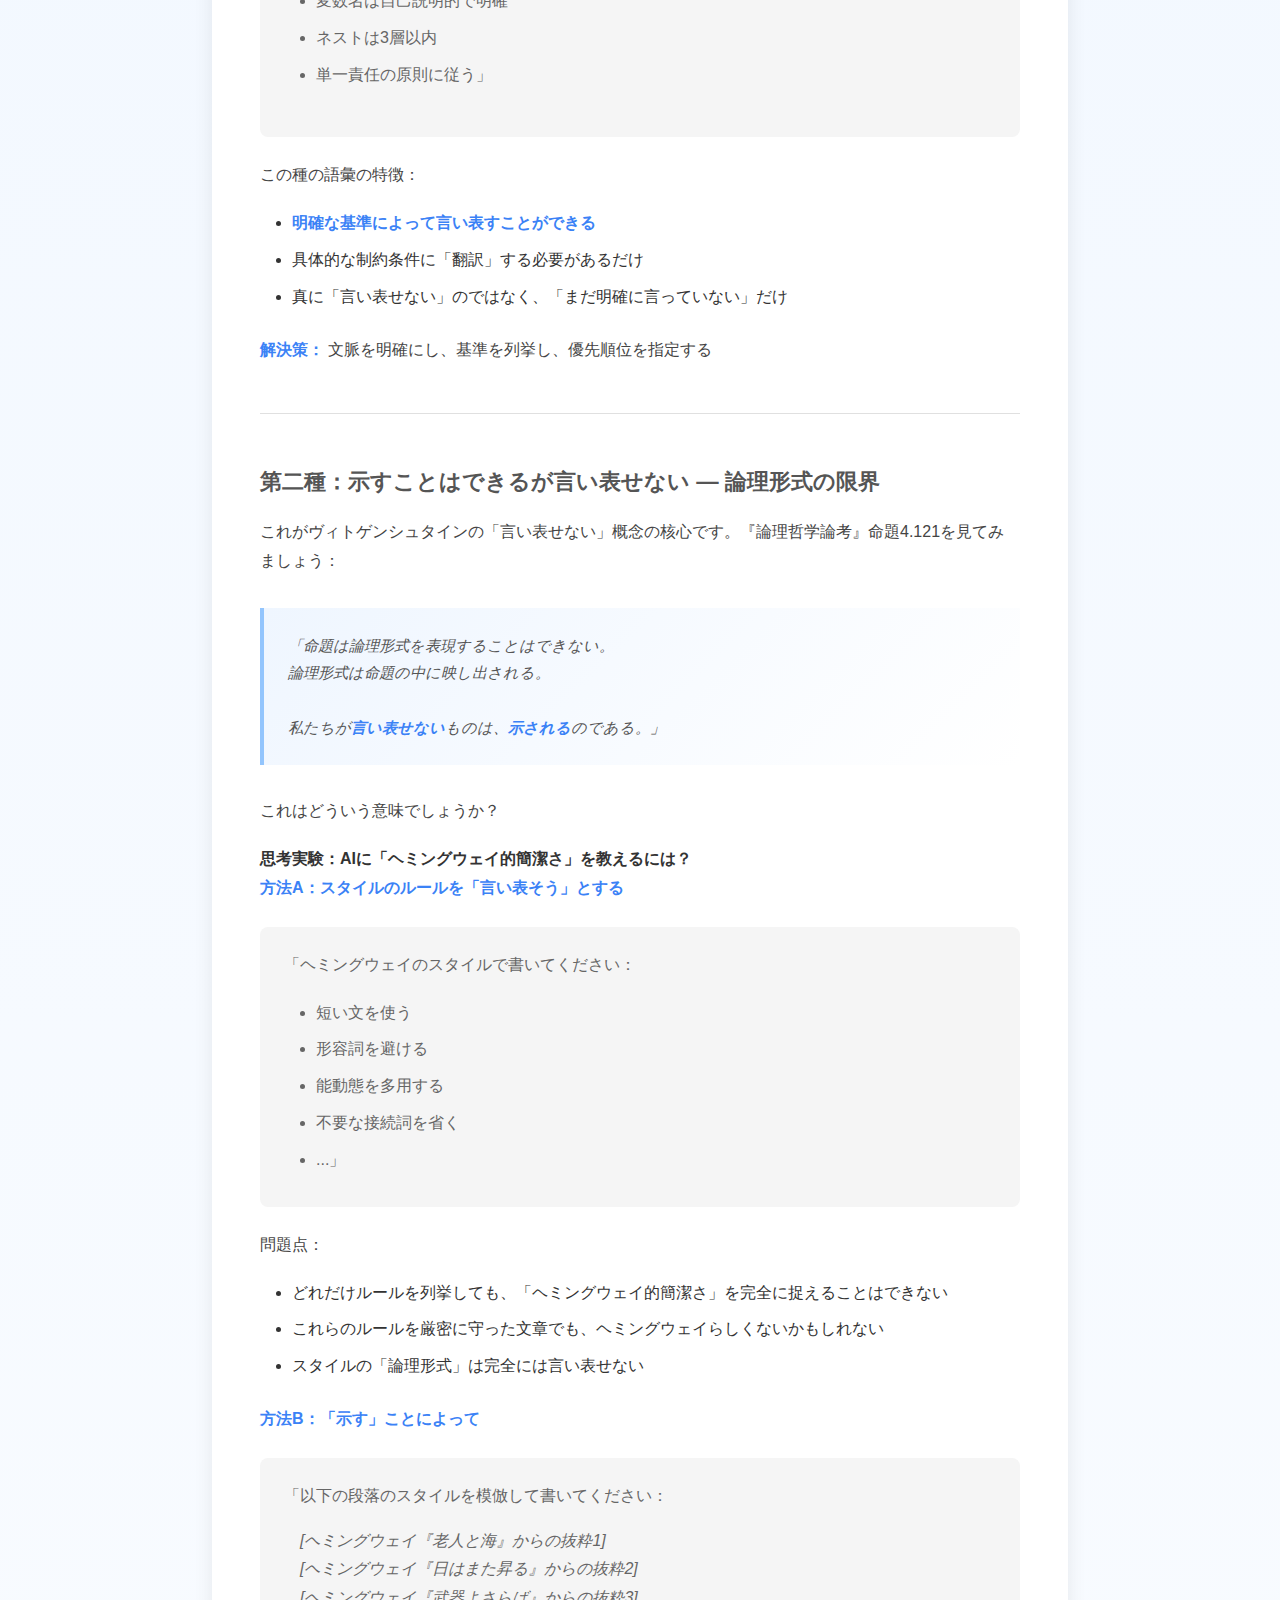
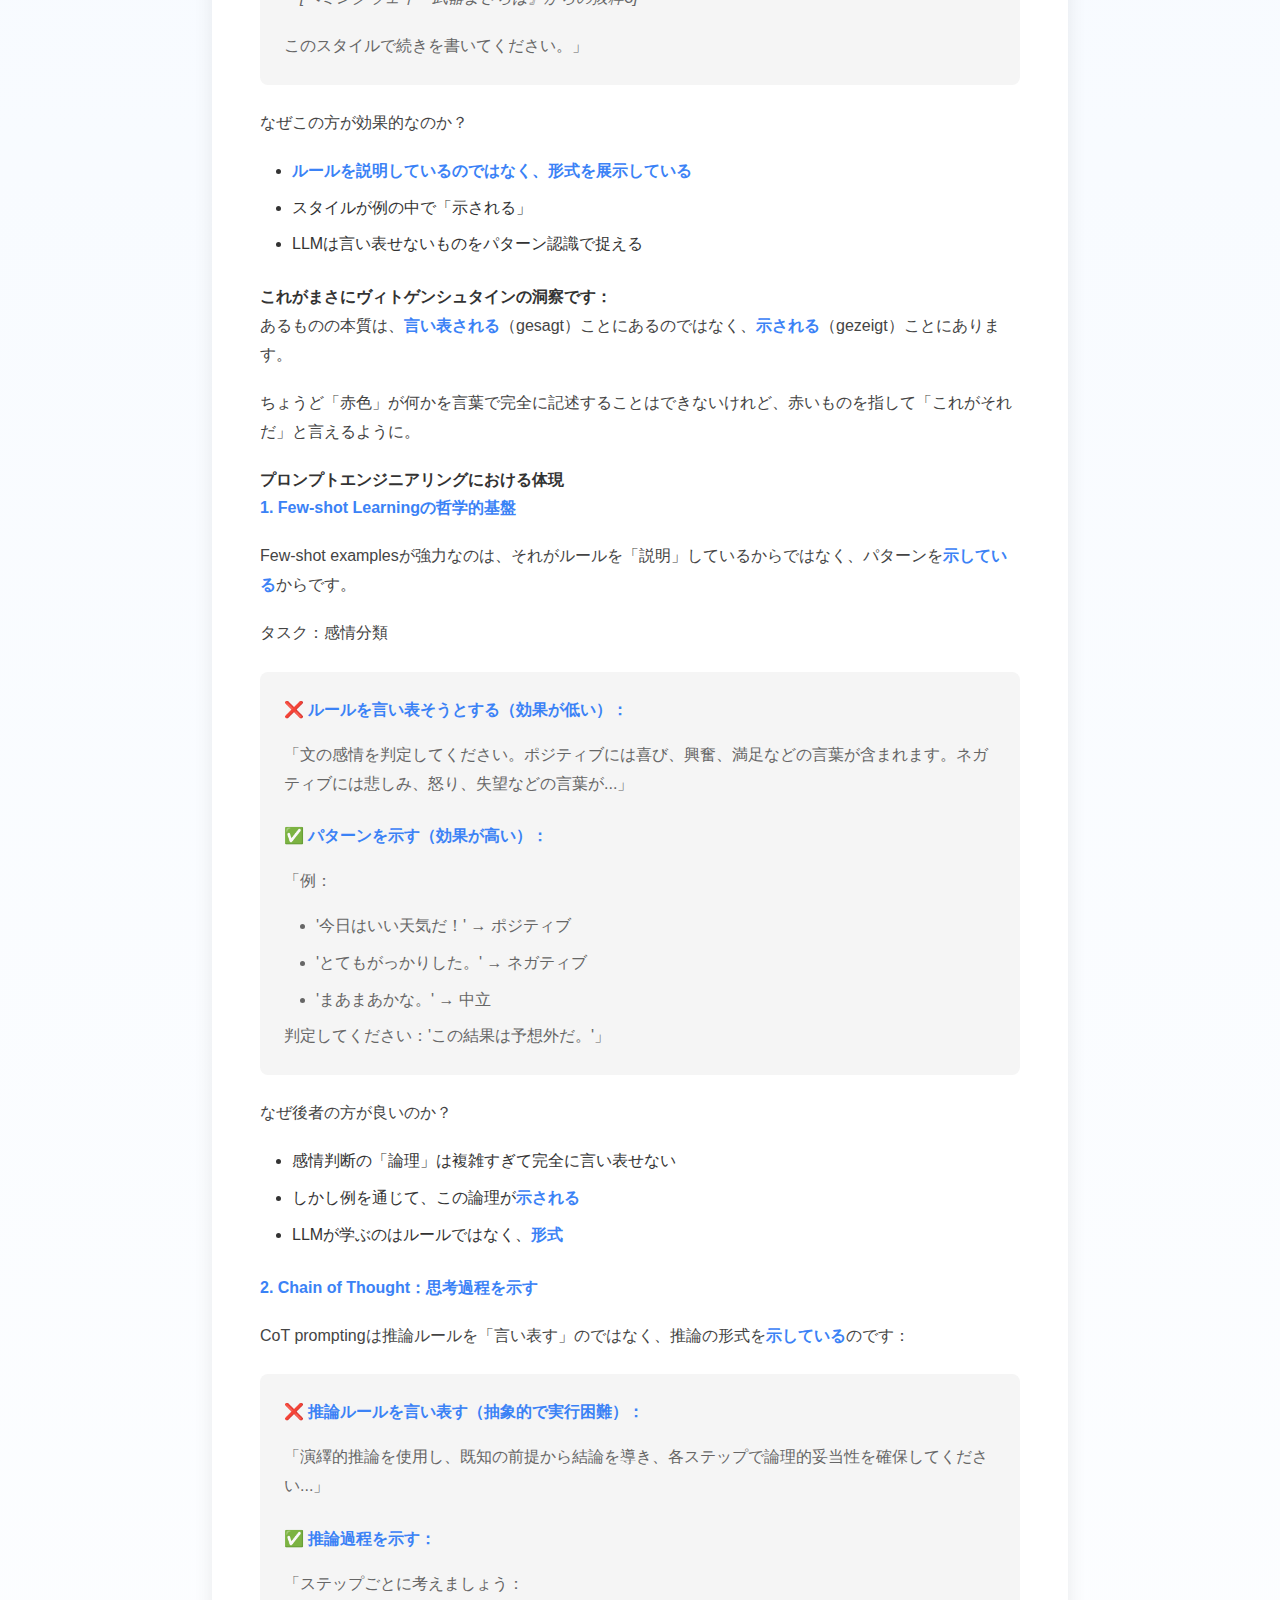
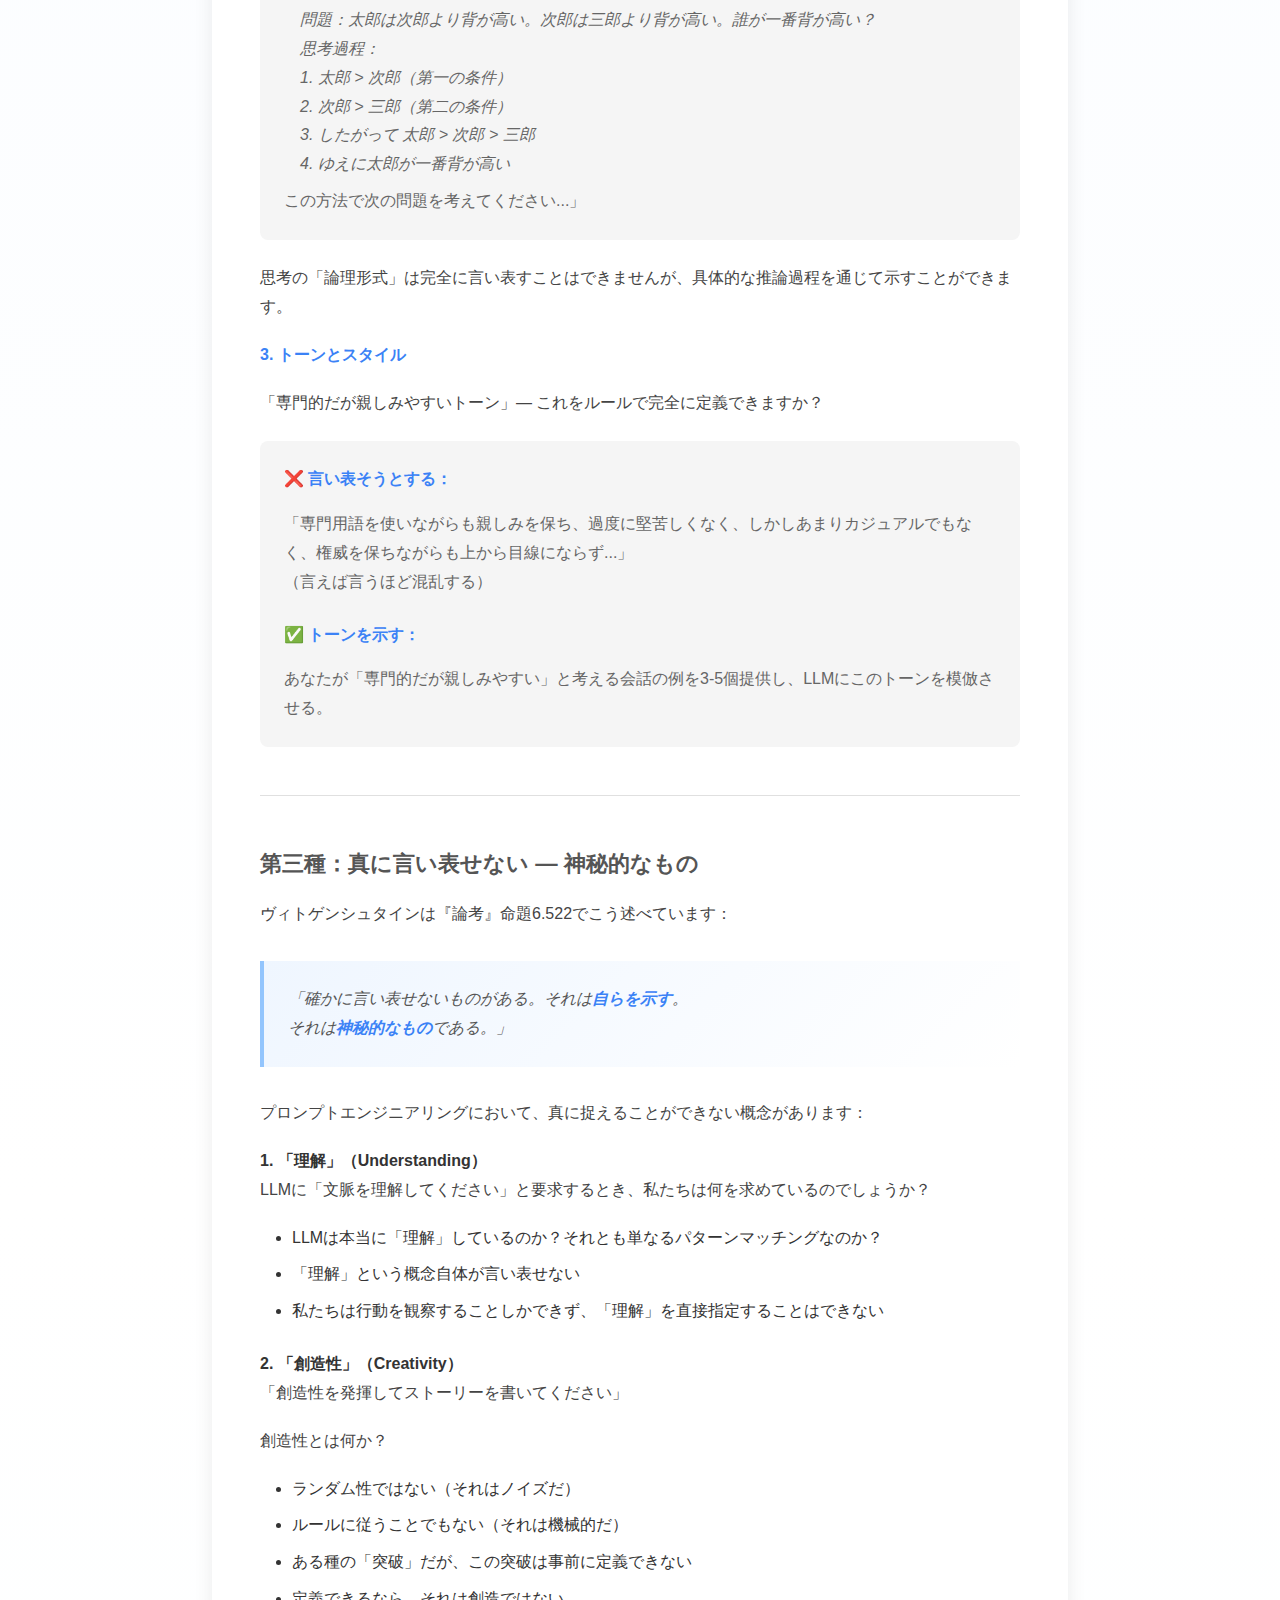
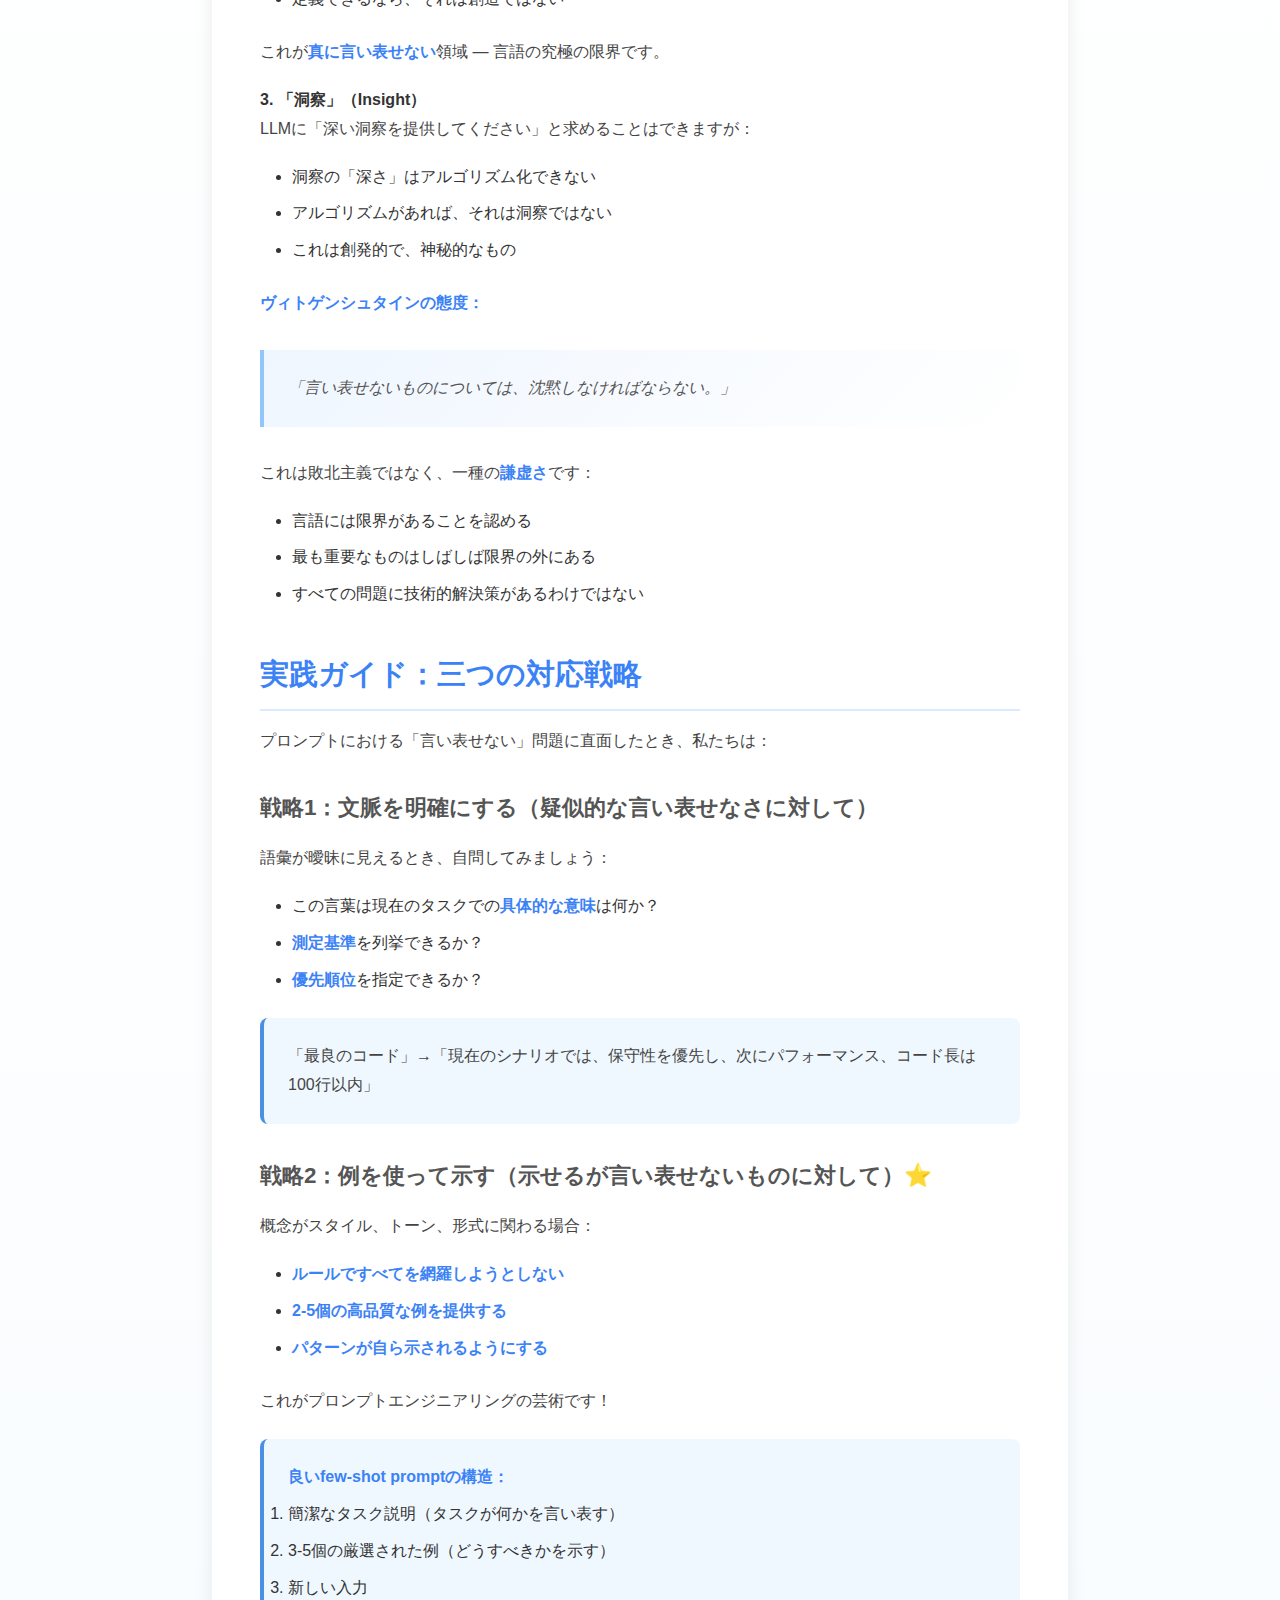
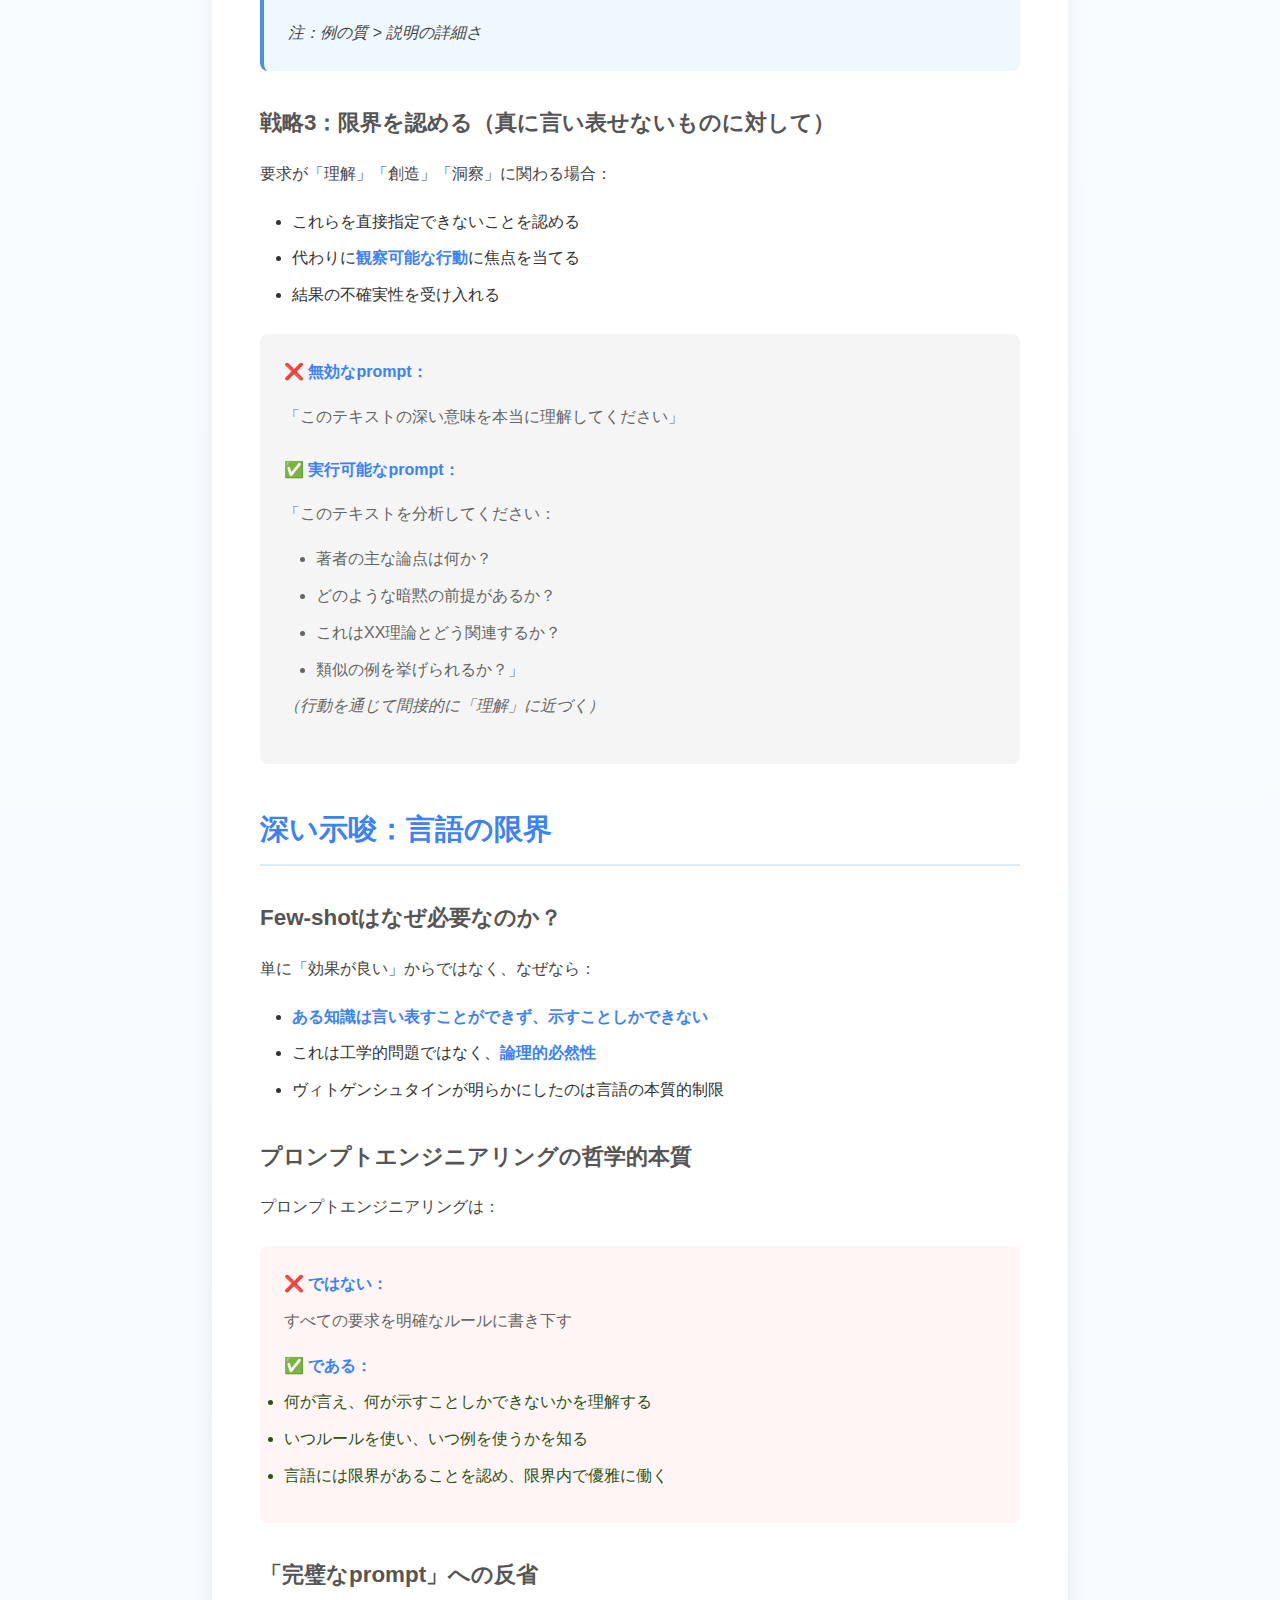
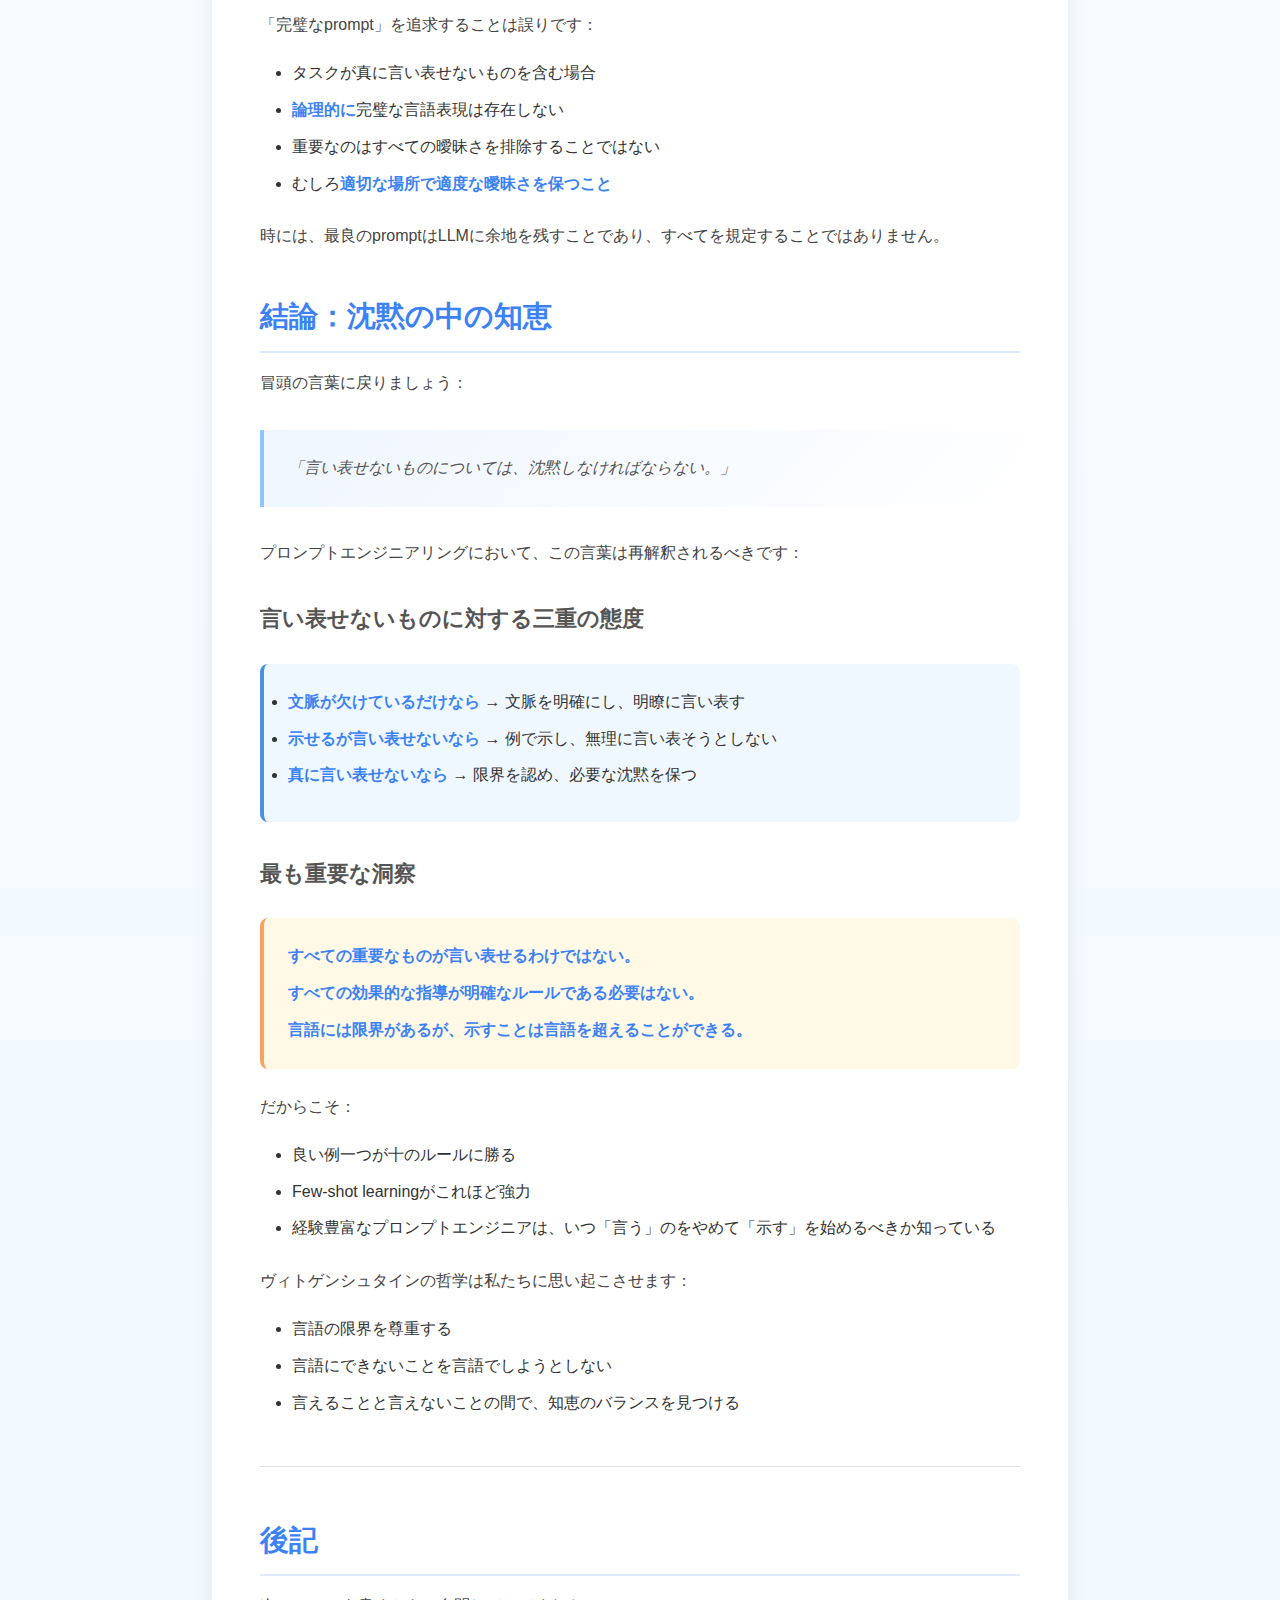
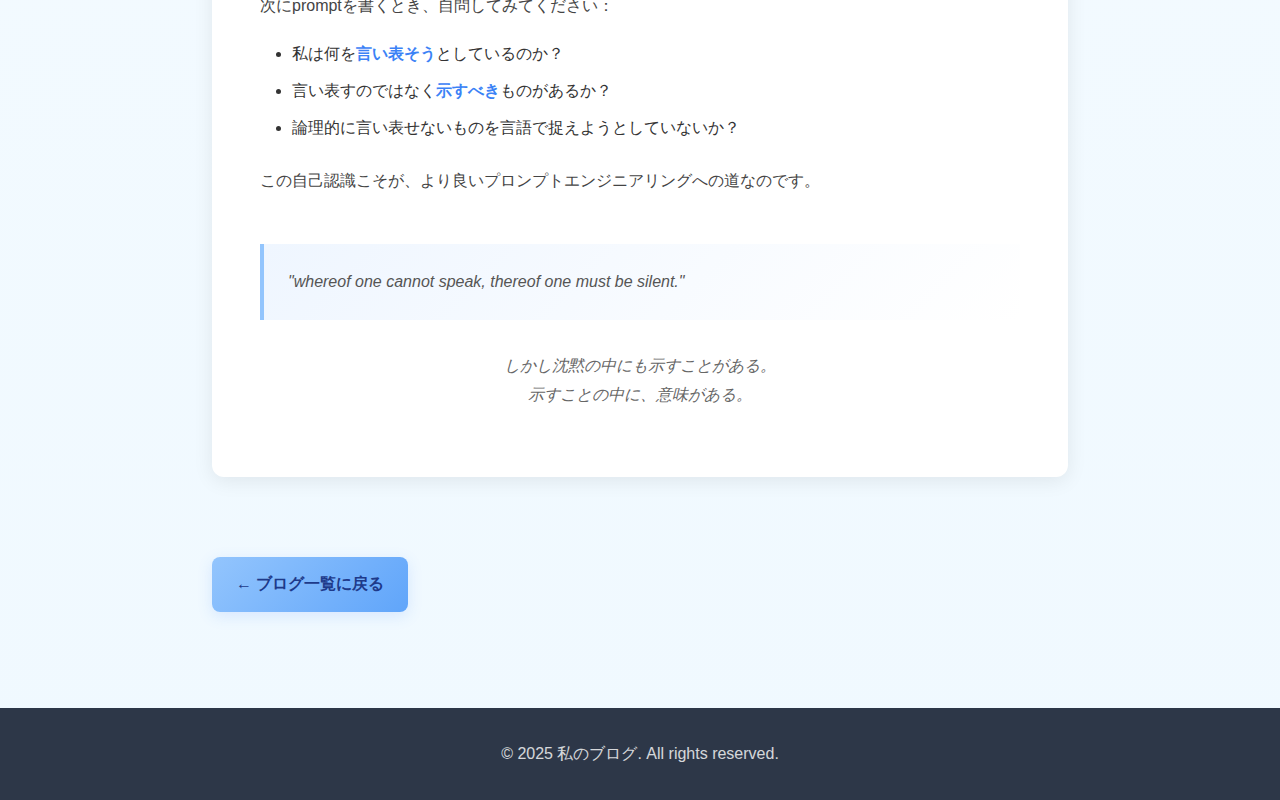
<file: articles/wittgenstein-unsayable.html>
<!DOCTYPE html>
<html lang="ja">
<head>
    <meta charset="UTF-8">
    <meta name="viewport" content="width=device-width, initial-scale=1.0">
    <title>プロンプト哲学：言い表せないものについて - 私のブログ</title>
    <link rel="stylesheet" href="../styles/themes.css">
    <link rel="stylesheet" href="../styles/common.css">
    <link rel="stylesheet" href="../styles/article.css">
</head>
<body>
    <nav>
        <div class="container">
            <h1><a href="../index.html" style="color: inherit; text-decoration: none;">私のブログ</a></h1>
            <div class="nav-right">
                <ul>
                    <li><a href="../index.html#home">ホーム</a></li>
                    <li><a href="../index.html#blog">ブログ</a></li>
                    <li><a href="../index.html#about">自己紹介</a></li>
                    <li><a href="../index.html#contact">お問い合わせ</a></li>
                </ul>
                <button id="theme-toggle" class="theme-toggle" aria-label="テーマ切替">
                    🎨 <span id="theme-name">浅蓝白</span>
                </button>
            </div>
        </div>
    </nav>

    <div class="article-header">
        <div class="container">
            <h1>プロンプト哲学：言い表せないものについて</h1>
            <div class="article-meta">
                <span>📅 2025年11月6日</span>
                <span>💭 哲学・AI・プロンプトエンジニアリング</span>
            </div>
        </div>
    </div>

    <div class="container">
        <a href="../index.html#blog" class="back-link">← ブログ一覧に戻る</a>

        <article>
            <div class="quote">
                「言い表せることは、すべて明確に言い表すことができる。<br>
                言い表せないものについては、沈黙しなければならない。」<br>
                — ルートヴィヒ・ヴィトゲンシュタイン『論理哲学論考』
            </div>

            <h2>序論：「言い表せない」ことを再理解する</h2>

            <p>ヴィトゲンシュタインのこの有名な言葉は、しばしば実証主義の宣言として誤解されています。すなわち、すべてを明確に言うか、さもなければ何も言うなという意味だと。しかし、真の意味はもっと深いものです。</p>

            <p>プロンプトエンジニアリングにおいて、私たちは日々「言い表せないもの」と向き合っています。LLMに「エレガントなコード」「創造的なストーリー」「深い洞察」を生成させようとするとき、私たちは言語では捉えがたいものを言葉で捉えようとしているのです。</p>

            <p>しかし、「言い表せない」ものはすべて同じではありません。<strong>異なるレベルの「言い表せなさ」を理解すること</strong>が、プロンプトの技芸を習得する鍵なのです。</p>

            <h2>三つの「言い表せない」もの</h2>

            <h3>第一種：疑似的な言い表せなさ — 文脈依存の語彙</h3>

            <p>「最良の方法で実装してください」と言うとき、「最良」は「言い表せない」ように見えますが、実際には単に<strong>文脈が欠如</strong>しているだけです。</p>

            <div style="background: #f5f5f5; padding: 1.5rem; border-radius: 8px; margin: 1.5rem 0;">
                <p style="margin-bottom: 1rem;"><strong>❌ 「言い表せない」ように見える：</strong></p>
                <p style="margin-bottom: 1.5rem; color: #666;">「最もエレガントなコードを書いてください」</p>

                <p style="margin-bottom: 1rem;"><strong>✅ 文脈を明確にすれば言い表せる：</strong></p>
                <p style="color: #666; margin-bottom: 0;">「以下の基準を満たすコードを書いてください：</p>
                <ul style="color: #666; margin-left: 2rem;">
                    <li>関数の長さは20行以内</li>
                    <li>変数名は自己説明的で明確</li>
                    <li>ネストは3層以内</li>
                    <li>単一責任の原則に従う」</li>
                </ul>
            </div>

            <p>この種の語彙の特徴：</p>
            <ul>
                <li><strong>明確な基準によって言い表すことができる</strong></li>
                <li>具体的な制約条件に「翻訳」する必要があるだけ</li>
                <li>真に「言い表せない」のではなく、「まだ明確に言っていない」だけ</li>
            </ul>

            <p><strong>解決策：</strong> 文脈を明確にし、基準を列挙し、優先順位を指定する</p>

            <hr style="margin: 3rem 0; border: none; border-top: 1px solid #e0e0e0;">

            <h3>第二種：示すことはできるが言い表せない — 論理形式の限界</h3>

            <p>これがヴィトゲンシュタインの「言い表せない」概念の核心です。『論理哲学論考』命題4.121を見てみましょう：</p>

            <div class="quote" style="font-size: 0.95rem;">
                「命題は論理形式を表現することはできない。<br>
                論理形式は命題の中に映し出される。<br>
                <br>
                私たちが<strong>言い表せない</strong>ものは、<strong>示される</strong>のである。」
            </div>

            <p>これはどういう意味でしょうか？</p>

            <h4>思考実験：AIに「ヘミングウェイ的簡潔さ」を教えるには？</h4>

            <p><strong>方法A：スタイルのルールを「言い表そう」とする</strong></p>

            <div style="background: #f5f5f5; padding: 1.5rem; border-radius: 8px; margin: 1.5rem 0;">
                <p style="color: #666;">「ヘミングウェイのスタイルで書いてください：</p>
                <ul style="color: #666; margin-left: 2rem; margin-bottom: 0;">
                    <li>短い文を使う</li>
                    <li>形容詞を避ける</li>
                    <li>能動態を多用する</li>
                    <li>不要な接続詞を省く</li>
                    <li>...」</li>
                </ul>
            </div>

            <p>問題点：</p>
            <ul>
                <li>どれだけルールを列挙しても、「ヘミングウェイ的簡潔さ」を完全に捉えることはできない</li>
                <li>これらのルールを厳密に守った文章でも、ヘミングウェイらしくないかもしれない</li>
                <li>スタイルの「論理形式」は完全には言い表せない</li>
            </ul>

            <p><strong>方法B：「示す」ことによって</strong></p>

            <div style="background: #f5f5f5; padding: 1.5rem; border-radius: 8px; margin: 1.5rem 0;">
                <p style="color: #666; margin-bottom: 1rem;">「以下の段落のスタイルを模倣して書いてください：</p>
                <p style="color: #666; margin-left: 1rem; font-style: italic;">
                    [ヘミングウェイ『老人と海』からの抜粋1]<br>
                    [ヘミングウェイ『日はまた昇る』からの抜粋2]<br>
                    [ヘミングウェイ『武器よさらば』からの抜粋3]
                </p>
                <p style="color: #666; margin-bottom: 0;">このスタイルで続きを書いてください。」</p>
            </div>

            <p>なぜこの方が効果的なのか？</p>
            <ul>
                <li><strong>ルールを説明しているのではなく、形式を展示している</strong></li>
                <li>スタイルが例の中で「示される」</li>
                <li>LLMは言い表せないものをパターン認識で捉える</li>
            </ul>

            <h4>これがまさにヴィトゲンシュタインの洞察です：</h4>

            <p>あるものの本質は、<strong>言い表される</strong>（gesagt）ことにあるのではなく、<strong>示される</strong>（gezeigt）ことにあります。</p>

            <p>ちょうど「赤色」が何かを言葉で完全に記述することはできないけれど、赤いものを指して「これがそれだ」と言えるように。</p>

            <h4>プロンプトエンジニアリングにおける体現</h4>

            <p><strong>1. Few-shot Learningの哲学的基盤</strong></p>

            <p>Few-shot examplesが強力なのは、それがルールを「説明」しているからではなく、パターンを<strong>示している</strong>からです。</p>

            <p>タスク：感情分類</p>

            <div style="background: #f5f5f5; padding: 1.5rem; border-radius: 8px; margin: 1.5rem 0;">
                <p style="margin-bottom: 1rem;"><strong>❌ ルールを言い表そうとする（効果が低い）：</strong></p>
                <p style="color: #666; margin-bottom: 1.5rem;">「文の感情を判定してください。ポジティブには喜び、興奮、満足などの言葉が含まれます。ネガティブには悲しみ、怒り、失望などの言葉が...」</p>

                <p style="margin-bottom: 1rem;"><strong>✅ パターンを示す（効果が高い）：</strong></p>
                <p style="color: #666; margin-bottom: 0.5rem;">「例：</p>
                <ul style="color: #666; margin-left: 2rem; margin-bottom: 0.5rem;">
                    <li>'今日はいい天気だ！' → ポジティブ</li>
                    <li>'とてもがっかりした。' → ネガティブ</li>
                    <li>'まあまあかな。' → 中立</li>
                </ul>
                <p style="color: #666; margin-bottom: 0;">判定してください：'この結果は予想外だ。'」</p>
            </div>

            <p>なぜ後者の方が良いのか？</p>
            <ul>
                <li>感情判断の「論理」は複雑すぎて完全に言い表せない</li>
                <li>しかし例を通じて、この論理が<strong>示される</strong></li>
                <li>LLMが学ぶのはルールではなく、<strong>形式</strong></li>
            </ul>

            <p><strong>2. Chain of Thought：思考過程を示す</strong></p>

            <p>CoT promptingは推論ルールを「言い表す」のではなく、推論の形式を<strong>示している</strong>のです：</p>

            <div style="background: #f5f5f5; padding: 1.5rem; border-radius: 8px; margin: 1.5rem 0;">
                <p style="margin-bottom: 1rem;"><strong>❌ 推論ルールを言い表す（抽象的で実行困難）：</strong></p>
                <p style="color: #666; margin-bottom: 1.5rem;">「演繹的推論を使用し、既知の前提から結論を導き、各ステップで論理的妥当性を確保してください...」</p>

                <p style="margin-bottom: 1rem;"><strong>✅ 推論過程を示す：</strong></p>
                <p style="color: #666; margin-bottom: 0.5rem;">「ステップごとに考えましょう：</p>
                <p style="color: #666; margin-left: 1rem; font-style: italic; margin-bottom: 0.5rem;">
                    問題：太郎は次郎より背が高い。次郎は三郎より背が高い。誰が一番背が高い？<br>
                    思考過程：<br>
                    1. 太郎 > 次郎（第一の条件）<br>
                    2. 次郎 > 三郎（第二の条件）<br>
                    3. したがって 太郎 > 次郎 > 三郎<br>
                    4. ゆえに太郎が一番背が高い
                </p>
                <p style="color: #666; margin-bottom: 0;">この方法で次の問題を考えてください...」</p>
            </div>

            <p>思考の「論理形式」は完全に言い表すことはできませんが、具体的な推論過程を通じて示すことができます。</p>

            <p><strong>3. トーンとスタイル</strong></p>

            <p>「専門的だが親しみやすいトーン」— これをルールで完全に定義できますか？</p>

            <div style="background: #f5f5f5; padding: 1.5rem; border-radius: 8px; margin: 1.5rem 0;">
                <p style="margin-bottom: 1rem;"><strong>❌ 言い表そうとする：</strong></p>
                <p style="color: #666; margin-bottom: 1.5rem;">「専門用語を使いながらも親しみを保ち、過度に堅苦しくなく、しかしあまりカジュアルでもなく、権威を保ちながらも上から目線にならず...」<br>（言えば言うほど混乱する）</p>

                <p style="margin-bottom: 1rem;"><strong>✅ トーンを示す：</strong></p>
                <p style="color: #666; margin-bottom: 0;">あなたが「専門的だが親しみやすい」と考える会話の例を3-5個提供し、LLMにこのトーンを模倣させる。</p>
            </div>

            <hr style="margin: 3rem 0; border: none; border-top: 1px solid #e0e0e0;">

            <h3>第三種：真に言い表せない — 神秘的なもの</h3>

            <p>ヴィトゲンシュタインは『論考』命題6.522でこう述べています：</p>

            <div class="quote">
                「確かに言い表せないものがある。それは<strong>自らを示す</strong>。<br>
                それは<strong>神秘的なもの</strong>である。」
            </div>

            <p>プロンプトエンジニアリングにおいて、真に捉えることができない概念があります：</p>

            <h4>1. 「理解」（Understanding）</h4>

            <p>LLMに「文脈を理解してください」と要求するとき、私たちは何を求めているのでしょうか？</p>
            <ul>
                <li>LLMは本当に「理解」しているのか？それとも単なるパターンマッチングなのか？</li>
                <li>「理解」という概念自体が言い表せない</li>
                <li>私たちは行動を観察することしかできず、「理解」を直接指定することはできない</li>
            </ul>

            <h4>2. 「創造性」（Creativity）</h4>

            <p>「創造性を発揮してストーリーを書いてください」</p>

            <p>創造性とは何か？</p>
            <ul>
                <li>ランダム性ではない（それはノイズだ）</li>
                <li>ルールに従うことでもない（それは機械的だ）</li>
                <li>ある種の「突破」だが、この突破は事前に定義できない</li>
                <li>定義できるなら、それは創造ではない</li>
            </ul>

            <p>これが<strong>真に言い表せない</strong>領域 — 言語の究極の限界です。</p>

            <h4>3. 「洞察」（Insight）</h4>

            <p>LLMに「深い洞察を提供してください」と求めることはできますが：</p>
            <ul>
                <li>洞察の「深さ」はアルゴリズム化できない</li>
                <li>アルゴリズムがあれば、それは洞察ではない</li>
                <li>これは創発的で、神秘的なもの</li>
            </ul>

            <p><strong>ヴィトゲンシュタインの態度：</strong></p>

            <div class="quote">
                「言い表せないものについては、沈黙しなければならない。」
            </div>

            <p>これは敗北主義ではなく、一種の<strong>謙虚さ</strong>です：</p>
            <ul>
                <li>言語には限界があることを認める</li>
                <li>最も重要なものはしばしば限界の外にある</li>
                <li>すべての問題に技術的解決策があるわけではない</li>
            </ul>

            <h2>実践ガイド：三つの対応戦略</h2>

            <p>プロンプトにおける「言い表せない」問題に直面したとき、私たちは：</p>

            <h3>戦略1：文脈を明確にする（疑似的な言い表せなさに対して）</h3>

            <p>語彙が曖昧に見えるとき、自問してみましょう：</p>
            <ul>
                <li>この言葉は現在のタスクでの<strong>具体的な意味</strong>は何か？</li>
                <li><strong>測定基準</strong>を列挙できるか？</li>
                <li><strong>優先順位</strong>を指定できるか？</li>
            </ul>

            <div style="background: #f0f8ff; padding: 1.5rem; border-radius: 8px; border-left: 4px solid #4a90e2; margin: 1.5rem 0;">
                <p style="margin: 0;">「最良のコード」→「現在のシナリオでは、保守性を優先し、次にパフォーマンス、コード長は100行以内」</p>
            </div>

            <h3>戦略2：例を使って示す（示せるが言い表せないものに対して）⭐</h3>

            <p>概念がスタイル、トーン、形式に関わる場合：</p>
            <ul>
                <li><strong>ルールですべてを網羅しようとしない</strong></li>
                <li><strong>2-5個の高品質な例を提供する</strong></li>
                <li><strong>パターンが自ら示されるようにする</strong></li>
            </ul>

            <p>これがプロンプトエンジニアリングの芸術です！</p>

            <div style="background: #f0f8ff; padding: 1.5rem; border-radius: 8px; border-left: 4px solid #4a90e2; margin: 1.5rem 0;">
                <p style="margin-bottom: 0.5rem;"><strong>良いfew-shot promptの構造：</strong></p>
                <ol style="margin: 0;">
                    <li>簡潔なタスク説明（タスクが何かを言い表す）</li>
                    <li>3-5個の厳選された例（どうすべきかを示す）</li>
                    <li>新しい入力</li>
                </ol>
                <p style="margin-top: 1rem; margin-bottom: 0; font-style: italic;">注：例の質 > 説明の詳細さ</p>
            </div>

            <h3>戦略3：限界を認める（真に言い表せないものに対して）</h3>

            <p>要求が「理解」「創造」「洞察」に関わる場合：</p>
            <ul>
                <li>これらを直接指定できないことを認める</li>
                <li>代わりに<strong>観察可能な行動</strong>に焦点を当てる</li>
                <li>結果の不確実性を受け入れる</li>
            </ul>

            <div style="background: #f5f5f5; padding: 1.5rem; border-radius: 8px; margin: 1.5rem 0;">
                <p style="margin-bottom: 1rem;"><strong>❌ 無効なprompt：</strong></p>
                <p style="color: #666; margin-bottom: 1.5rem;">「このテキストの深い意味を本当に理解してください」</p>

                <p style="margin-bottom: 1rem;"><strong>✅ 実行可能なprompt：</strong></p>
                <p style="color: #666; margin-bottom: 0.5rem;">「このテキストを分析してください：</p>
                <ul style="color: #666; margin-left: 2rem; margin-bottom: 0;">
                    <li>著者の主な論点は何か？</li>
                    <li>どのような暗黙の前提があるか？</li>
                    <li>これはXX理論とどう関連するか？</li>
                    <li>類似の例を挙げられるか？」</li>
                </ul>
                <p style="color: #666; font-style: italic; margin-top: 0.5rem;">（行動を通じて間接的に「理解」に近づく）</p>
            </div>

            <h2>深い示唆：言語の限界</h2>

            <h3>Few-shotはなぜ必要なのか？</h3>

            <p>単に「効果が良い」からではなく、なぜなら：</p>
            <ul>
                <li><strong>ある知識は言い表すことができず、示すことしかできない</strong></li>
                <li>これは工学的問題ではなく、<strong>論理的必然性</strong></li>
                <li>ヴィトゲンシュタインが明らかにしたのは言語の本質的制限</li>
            </ul>

            <h3>プロンプトエンジニアリングの哲学的本質</h3>

            <p>プロンプトエンジニアリングは：</p>
            <div style="background: #fff5f5; padding: 1.5rem; border-radius: 8px; margin: 1.5rem 0;">
                <p style="margin-bottom: 0.5rem;"><strong>❌ ではない：</strong></p>
                <p style="color: #666; margin-bottom: 1rem;">すべての要求を明確なルールに書き下す</p>

                <p style="margin-bottom: 0.5rem;"><strong>✅ である：</strong></p>
                <ul style="color: #2d5016; margin: 0;">
                    <li>何が言え、何が示すことしかできないかを理解する</li>
                    <li>いつルールを使い、いつ例を使うかを知る</li>
                    <li>言語には限界があることを認め、限界内で優雅に働く</li>
                </ul>
            </div>

            <h3>「完璧なprompt」への反省</h3>

            <p>「完璧なprompt」を追求することは誤りです：</p>
            <ul>
                <li>タスクが真に言い表せないものを含む場合</li>
                <li><strong>論理的に</strong>完璧な言語表現は存在しない</li>
                <li>重要なのはすべての曖昧さを排除することではない</li>
                <li>むしろ<strong>適切な場所で適度な曖昧さを保つこと</strong></li>
            </ul>

            <p>時には、最良のpromptはLLMに余地を残すことであり、すべてを規定することではありません。</p>

            <h2>結論：沈黙の中の知恵</h2>

            <p>冒頭の言葉に戻りましょう：</p>

            <div class="quote">
                「言い表せないものについては、沈黙しなければならない。」
            </div>

            <p>プロンプトエンジニアリングにおいて、この言葉は再解釈されるべきです：</p>

            <h3>言い表せないものに対する三重の態度</h3>

            <div style="background: #f0f8ff; padding: 1.5rem; border-radius: 8px; border-left: 4px solid #4a90e2; margin: 1.5rem 0;">
                <ul style="margin: 0;">
                    <li><strong>文脈が欠けているだけなら</strong> → 文脈を明確にし、明瞭に言い表す</li>
                    <li><strong>示せるが言い表せないなら</strong> → 例で示し、無理に言い表そうとしない</li>
                    <li><strong>真に言い表せないなら</strong> → 限界を認め、必要な沈黙を保つ</li>
                </ul>
            </div>

            <h3>最も重要な洞察</h3>

            <div style="background: #fff9e6; padding: 1.5rem; border-radius: 8px; border-left: 4px solid #f4a460; margin: 1.5rem 0;">
                <p style="margin-bottom: 0.5rem;"><strong>すべての重要なものが言い表せるわけではない。</strong></p>
                <p style="margin-bottom: 0.5rem;"><strong>すべての効果的な指導が明確なルールである必要はない。</strong></p>
                <p style="margin-bottom: 0;"><strong>言語には限界があるが、示すことは言語を超えることができる。</strong></p>
            </div>

            <p>だからこそ：</p>
            <ul>
                <li>良い例一つが十のルールに勝る</li>
                <li>Few-shot learningがこれほど強力</li>
                <li>経験豊富なプロンプトエンジニアは、いつ「言う」のをやめて「示す」を始めるべきか知っている</li>
            </ul>

            <p>ヴィトゲンシュタインの哲学は私たちに思い起こさせます：</p>
            <ul>
                <li>言語の限界を尊重する</li>
                <li>言語にできないことを言語でしようとしない</li>
                <li>言えることと言えないことの間で、知恵のバランスを見つける</li>
            </ul>

            <hr style="margin: 3rem 0; border: none; border-top: 1px solid #e0e0e0;">

            <h2>後記</h2>

            <p>次にpromptを書くとき、自問してみてください：</p>

            <ul>
                <li>私は何を<strong>言い表そう</strong>としているのか？</li>
                <li>言い表すのではなく<strong>示すべき</strong>ものがあるか？</li>
                <li>論理的に言い表せないものを言語で捉えようとしていないか？</li>
            </ul>

            <p>この自己認識こそが、より良いプロンプトエンジニアリングへの道なのです。</p>

            <div class="quote" style="margin-top: 3rem;">
                <em>"whereof one cannot speak, thereof one must be silent."</em>
            </div>

            <p style="text-align: center; color: #666; margin-top: 2rem; font-style: italic;">
                しかし沈黙の中にも示すことがある。<br>
                示すことの中に、意味がある。
            </p>

        </article>

        <a href="../index.html#blog" class="back-link">← ブログ一覧に戻る</a>
    </div>

    <footer>
        <p>&copy; 2025 私のブログ. All rights reserved.</p>
    </footer>

    <!-- テーマ切替パネル -->
    <div id="theme-panel" class="theme-panel">
        <div class="theme-panel-content">
            <h3>テーマを選択</h3>
            <div class="theme-options">
                <button class="theme-option" data-theme="default">
                    <div class="theme-preview theme-preview-default"></div>
                    <span>浅蓝白</span>
                </button>
                <button class="theme-option" data-theme="deep-blue">
                    <div class="theme-preview theme-preview-deep-blue"></div>
                    <span>深蓝</span>
                </button>
                <button class="theme-option" data-theme="purple">
                    <div class="theme-preview theme-preview-purple"></div>
                    <span>优雅紫</span>
                </button>
                <button class="theme-option" data-theme="green">
                    <div class="theme-preview theme-preview-green"></div>
                    <span>清新绿</span>
                </button>
                <button class="theme-option" data-theme="rose">
                    <div class="theme-preview theme-preview-rose"></div>
                    <span>玫瑰金</span>
                </button>
                <button class="theme-option" data-theme="dark">
                    <div class="theme-preview theme-preview-dark"></div>
                    <span>暗夜</span>
                </button>
            </div>
        </div>
    </div>

    <script src="../scripts/theme.js"></script>
</body>
</html>
</file>
<file: styles/common.css>
/* 基础重置 */
* {
    margin: 0;
    padding: 0;
    box-sizing: border-box;
}

body {
    font-family: -apple-system, BlinkMacSystemFont, 'Segoe UI', Roboto, 'Helvetica Neue', Arial, sans-serif;
    line-height: 1.6;
    color: #333;
    background: linear-gradient(180deg, var(--bg-gradient-start) 0%, var(--bg-gradient-mid) 50%, var(--bg-gradient-end) 100%);
    min-height: 100vh;
    transition: background 0.3s ease;
}

/* ナビゲーションバー */
nav {
    background: linear-gradient(135deg, var(--primary-light) 0%, var(--primary-mid) 50%, var(--primary-mid-dark) 100%);
    color: var(--text-primary);
    padding: 1rem 0;
    position: sticky;
    top: 0;
    z-index: 1000;
    box-shadow: 0 2px 20px var(--shadow-color);
    backdrop-filter: blur(10px);
    transition: all 0.3s ease;
}

nav .container {
    max-width: 1200px;
    margin: 0 auto;
    padding: 0 2rem;
    display: flex;
    justify-content: space-between;
    align-items: center;
}

nav .nav-right {
    display: flex;
    align-items: center;
    gap: 2rem;
}

nav h1 {
    font-size: 1.5rem;
    font-weight: 700;
}

nav ul {
    list-style: none;
    display: flex;
    gap: 2rem;
}

nav a {
    color: var(--text-primary);
    text-decoration: none;
    transition: all 0.3s;
    font-weight: 500;
}

nav a:hover {
    color: var(--text-accent);
    transform: translateY(-1px);
}

/* Container */
.container {
    max-width: 920px;
    margin: 0 auto;
    padding: 0 2rem;
}

/* Footer */
footer {
    background: #2d3748;
    color: white;
    text-align: center;
    padding: 2rem 0;
    margin-top: 4rem;
}

footer p {
    opacity: 0.8;
}

/* テーマ切替ボタン */
.theme-toggle {
    background: rgba(255, 255, 255, 0.2);
    border: 1px solid var(--primary-mid-dark);
    color: var(--text-primary);
    padding: 0.5rem 1rem;
    border-radius: 8px;
    cursor: pointer;
    font-size: 0.9rem;
    transition: all 0.3s;
    display: flex;
    align-items: center;
    gap: 0.5rem;
    font-weight: 500;
}

.theme-toggle:hover {
    background: rgba(255, 255, 255, 0.3);
    transform: translateY(-1px);
}

/* テーマ切替パネル */
.theme-panel {
    position: fixed;
    top: 0;
    left: 0;
    width: 100%;
    height: 100%;
    background: rgba(0, 0, 0, 0.5);
    display: none;
    justify-content: center;
    align-items: center;
    z-index: 2000;
    backdrop-filter: blur(5px);
}

.theme-panel.active {
    display: flex;
}

.theme-panel-content {
    background: white;
    padding: 2rem;
    border-radius: 16px;
    box-shadow: 0 10px 40px rgba(0, 0, 0, 0.3);
    max-width: 500px;
    width: 90%;
}

.theme-panel-content h3 {
    margin: 0 0 1.5rem 0;
    font-size: 1.5rem;
    color: #333;
}

.theme-options {
    display: grid;
    grid-template-columns: repeat(2, 1fr);
    gap: 1rem;
}

.theme-option {
    background: white;
    border: 2px solid #e5e5e5;
    border-radius: 12px;
    padding: 1rem;
    cursor: pointer;
    transition: all 0.3s;
    display: flex;
    flex-direction: column;
    align-items: center;
    gap: 0.5rem;
}

.theme-option:hover {
    border-color: var(--text-accent);
    transform: translateY(-2px);
    box-shadow: 0 4px 12px rgba(0, 0, 0, 0.1);
}

.theme-option.active {
    border-color: var(--text-accent);
    background: var(--bg-gradient-start);
}

.theme-preview {
    width: 100%;
    height: 60px;
    border-radius: 8px;
    margin-bottom: 0.5rem;
}

.theme-preview-default {
    background: linear-gradient(135deg, #ffffff 0%, #dbeafe 50%, #bfdbfe 100%);
}

.theme-preview-deep-blue {
    background: linear-gradient(135deg, #2563eb 0%, #0ea5e9 100%);
}

.theme-preview-purple {
    background: linear-gradient(135deg, #e9d5ff 0%, #d8b4fe 50%, #c084fc 100%);
}

.theme-preview-green {
    background: linear-gradient(135deg, #dcfce7 0%, #bbf7d0 50%, #86efac 100%);
}

.theme-preview-rose {
    background: linear-gradient(135deg, #fecdd3 0%, #fda4af 50%, #fb7185 100%);
}

.theme-preview-dark {
    background: linear-gradient(135deg, #1e293b 0%, #475569 50%, #64748b 100%);
}

.theme-option span {
    font-weight: 600;
    color: #333;
}

/* レスポンシブデザイン */
@media (max-width: 768px) {
    nav ul {
        gap: 1rem;
    }

    nav .nav-right {
        gap: 1rem;
    }

    .theme-toggle {
        padding: 0.4rem 0.8rem;
        font-size: 0.85rem;
    }

    .theme-options {
        grid-template-columns: 1fr;
    }
}
</file>
<file: styles/article.css>
/* 文章页面特定样式 */

body {
    line-height: 1.8;
}

.article-header {
    background: linear-gradient(135deg, var(--primary-light) 0%, var(--primary-mid) 30%, var(--primary-mid-dark) 70%, var(--primary-dark) 100%);
    color: var(--text-dark);
    padding: 4rem 2rem;
    text-align: center;
    transition: all 0.3s ease;
}

.article-header h1 {
    font-size: 2.5rem;
    margin-bottom: 1rem;
    line-height: 1.3;
}

.article-meta {
    display: flex;
    gap: 2rem;
    justify-content: center;
    align-items: center;
    font-size: 1rem;
    opacity: 0.9;
    flex-wrap: wrap;
}

.container {
    max-width: 920px;
}

article {
    background: white;
    margin: 3rem auto;
    padding: 3rem;
    border-radius: 12px;
    box-shadow: 0 4px 20px rgba(0,0,0,0.08);
}

article h2 {
    font-size: 1.8rem;
    margin: 2.5rem 0 1rem 0;
    color: var(--text-accent);
    padding-bottom: 0.5rem;
    border-bottom: 2px solid var(--primary-mid);
    transition: all 0.3s ease;
}

article h3 {
    font-size: 1.4rem;
    margin: 2rem 0 1rem 0;
    color: #555;
}

article p {
    margin-bottom: 1.2rem;
    line-height: 1.8;
    color: #444;
}

article ul, article ol {
    margin: 1rem 0 1.5rem 2rem;
    line-height: 1.8;
}

article li {
    margin-bottom: 0.5rem;
}

article strong {
    color: var(--text-accent);
    font-weight: 600;
}

article em {
    font-style: italic;
    color: #555;
}

article code {
    background: #f5f5f5;
    padding: 0.2rem 0.4rem;
    border-radius: 3px;
    font-family: 'Courier New', monospace;
    font-size: 0.9em;
}

article pre {
    background: #f5f5f5;
    padding: 1.5rem;
    border-radius: 8px;
    overflow-x: auto;
    margin: 1.5rem 0;
}

article a {
    color: var(--text-accent);
    text-decoration: none;
}

article a:hover {
    text-decoration: underline;
}

.quote {
    background: linear-gradient(135deg, var(--bg-gradient-start) 0%, var(--primary-light) 100%);
    border-left: 4px solid var(--primary-dark);
    padding: 1.5rem;
    margin: 2rem 0;
    font-style: italic;
    color: #555;
    transition: all 0.3s ease;
}

.back-link {
    display: inline-block;
    margin: 2rem 0;
    padding: 0.8rem 1.5rem;
    background: linear-gradient(135deg, var(--primary-dark) 0%, var(--primary-darker) 100%);
    color: var(--text-dark);
    text-decoration: none;
    border-radius: 8px;
    transition: all 0.3s;
    font-weight: 600;
    box-shadow: 0 4px 15px var(--shadow-color);
}

.back-link:hover {
    background: linear-gradient(135deg, var(--primary-darker) 0%, var(--text-accent) 100%);
    transform: translateY(-2px);
    box-shadow: 0 6px 20px var(--shadow-hover);
}

/* レスポンシブデザイン */
@media (max-width: 768px) {
    .article-header h1 {
        font-size: 1.8rem;
    }

    article {
        padding: 2rem 1.5rem;
    }

    article h2 {
        font-size: 1.5rem;
    }

    article h3 {
        font-size: 1.2rem;
    }
}
</file>
<file: styles/themes.css>
/* テーマカラー変数定義 */

/* デフォルトテーマ：ライトブルー */
:root {
    --theme-name: "ライトブルー";

    /* メインカラー */
    --primary-light: #ffffff;
    --primary-mid: #dbeafe;
    --primary-mid-dark: #bfdbfe;
    --primary-dark: #93c5fd;
    --primary-darker: #60a5fa;

    /* テキストカラー */
    --text-primary: #1e40af;
    --text-dark: #1e3a8a;
    --text-accent: #3b82f6;

    /* 背景カラー */
    --bg-gradient-start: #eff6ff;
    --bg-gradient-mid: #ffffff;
    --bg-gradient-end: #f0f9ff;

    /* シャドウ */
    --shadow-color: rgba(59, 130, 246, 0.15);
    --shadow-hover: rgba(59, 130, 246, 0.2);
}

/* ディープブルーテーマ */
[data-theme="deep-blue"] {
    --theme-name: "ディープブルー";

    --primary-light: #2563eb;
    --primary-mid: #1d4ed8;
    --primary-mid-dark: #1e40af;
    --primary-dark: #0ea5e9;
    --primary-darker: #0284c7;

    --text-primary: #ffffff;
    --text-dark: #ffffff;
    --text-accent: #2563eb;

    --bg-gradient-start: #f5f5f5;
    --bg-gradient-mid: #ffffff;
    --bg-gradient-end: #f5f5f5;

    --shadow-color: rgba(0, 0, 0, 0.1);
    --shadow-hover: rgba(37, 99, 235, 0.3);
}

/* パープルテーマ */
[data-theme="purple"] {
    --theme-name: "エレガントパープル";

    --primary-light: #faf5ff;
    --primary-mid: #e9d5ff;
    --primary-mid-dark: #d8b4fe;
    --primary-dark: #c084fc;
    --primary-darker: #a855f7;

    --text-primary: #6b21a8;
    --text-dark: #581c87;
    --text-accent: #9333ea;

    --bg-gradient-start: #faf5ff;
    --bg-gradient-mid: #ffffff;
    --bg-gradient-end: #f3e8ff;

    --shadow-color: rgba(147, 51, 234, 0.15);
    --shadow-hover: rgba(147, 51, 234, 0.25);
}

/* グリーンテーマ */
[data-theme="green"] {
    --theme-name: "フレッシュグリーン";

    --primary-light: #f0fdf4;
    --primary-mid: #dcfce7;
    --primary-mid-dark: #bbf7d0;
    --primary-dark: #86efac;
    --primary-darker: #4ade80;

    --text-primary: #166534;
    --text-dark: #14532d;
    --text-accent: #22c55e;

    --bg-gradient-start: #f0fdf4;
    --bg-gradient-mid: #ffffff;
    --bg-gradient-end: #ecfdf5;

    --shadow-color: rgba(34, 197, 94, 0.15);
    --shadow-hover: rgba(34, 197, 94, 0.25);
}

/* ローズゴールドテーマ */
[data-theme="rose"] {
    --theme-name: "ローズゴールド";

    --primary-light: #fff1f2;
    --primary-mid: #fecdd3;
    --primary-mid-dark: #fda4af;
    --primary-dark: #fb7185;
    --primary-darker: #f43f5e;

    --text-primary: #9f1239;
    --text-dark: #881337;
    --text-accent: #e11d48;

    --bg-gradient-start: #fff1f2;
    --bg-gradient-mid: #ffffff;
    --bg-gradient-end: #ffe4e6;

    --shadow-color: rgba(225, 29, 72, 0.15);
    --shadow-hover: rgba(225, 29, 72, 0.25);
}

/* ダークテーマ */
[data-theme="dark"] {
    --theme-name: "ダーク";

    --primary-light: #1e293b;
    --primary-mid: #334155;
    --primary-mid-dark: #475569;
    --primary-dark: #64748b;
    --primary-darker: #94a3b8;

    --text-primary: #e2e8f0;
    --text-dark: #f1f5f9;
    --text-accent: #60a5fa;

    --bg-gradient-start: #0f172a;
    --bg-gradient-mid: #1e293b;
    --bg-gradient-end: #0f172a;

    --shadow-color: rgba(0, 0, 0, 0.3);
    --shadow-hover: rgba(96, 165, 250, 0.2);
}
</file>
